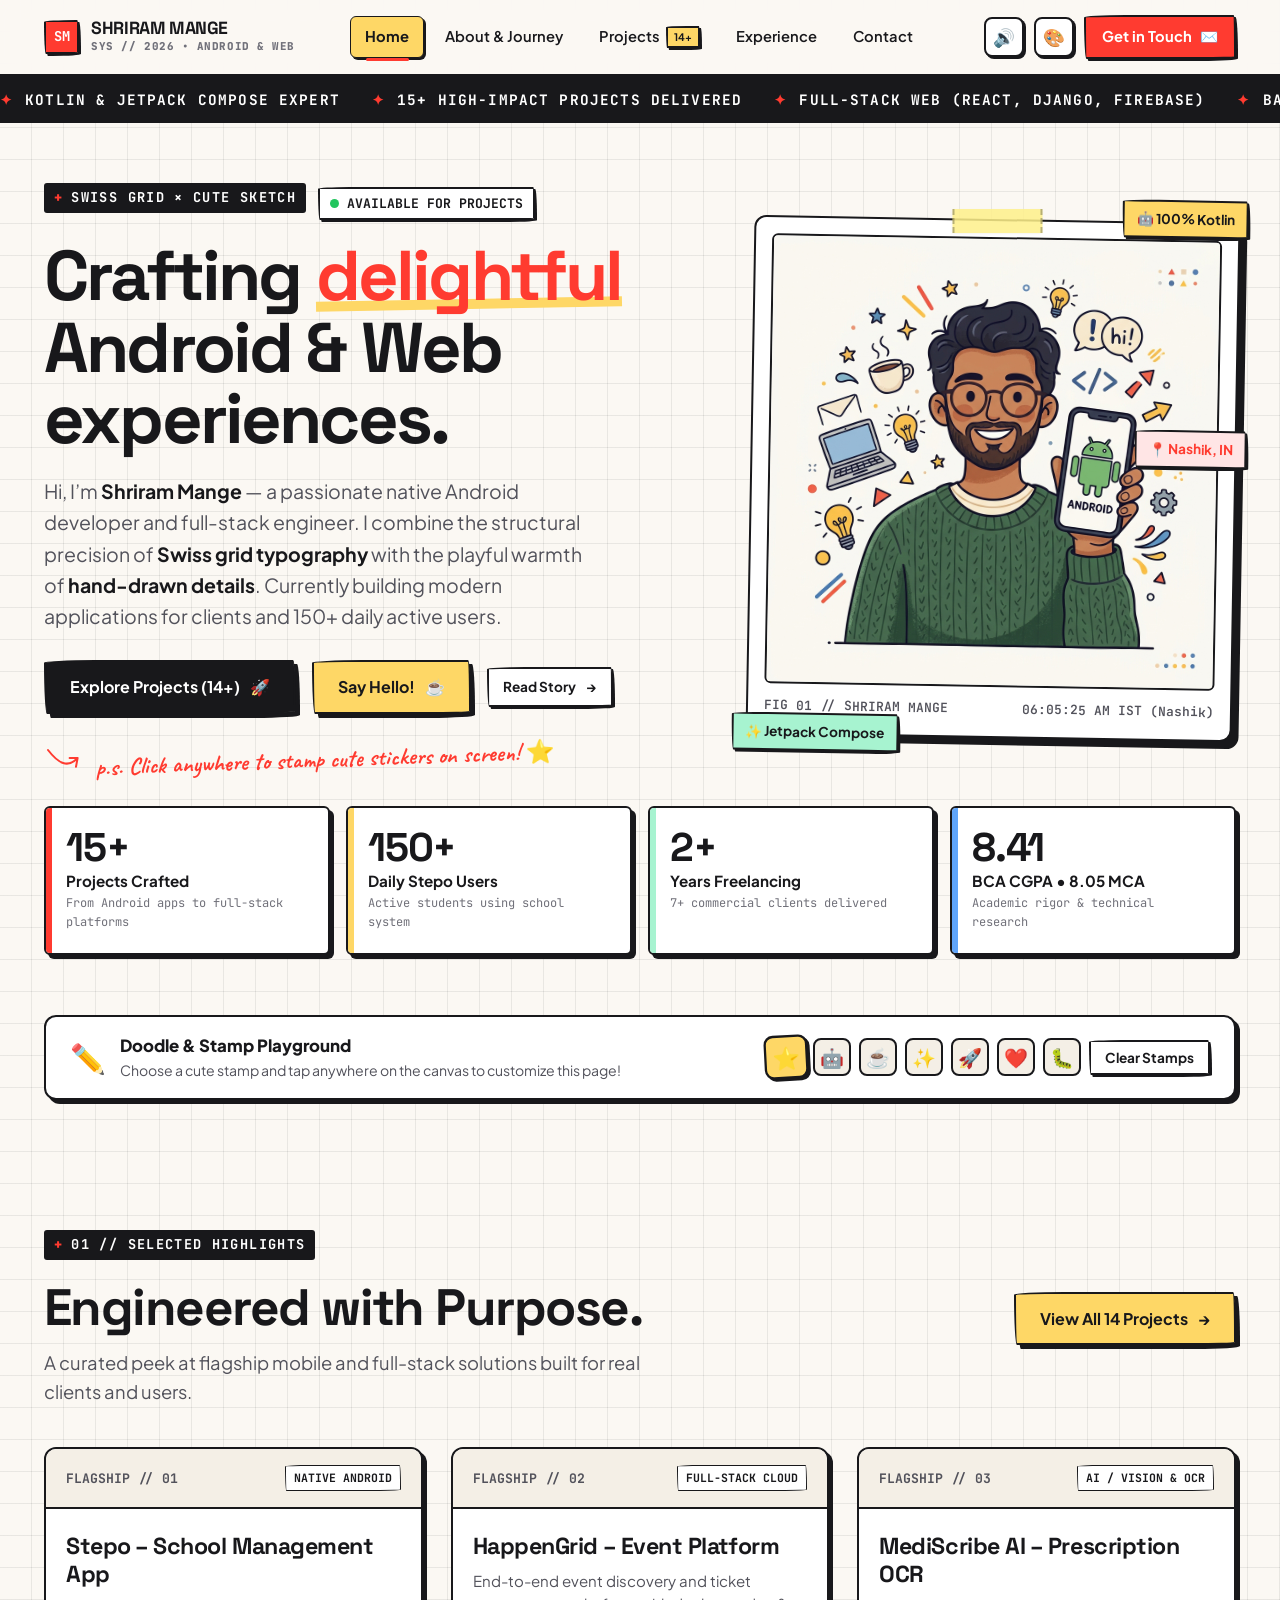
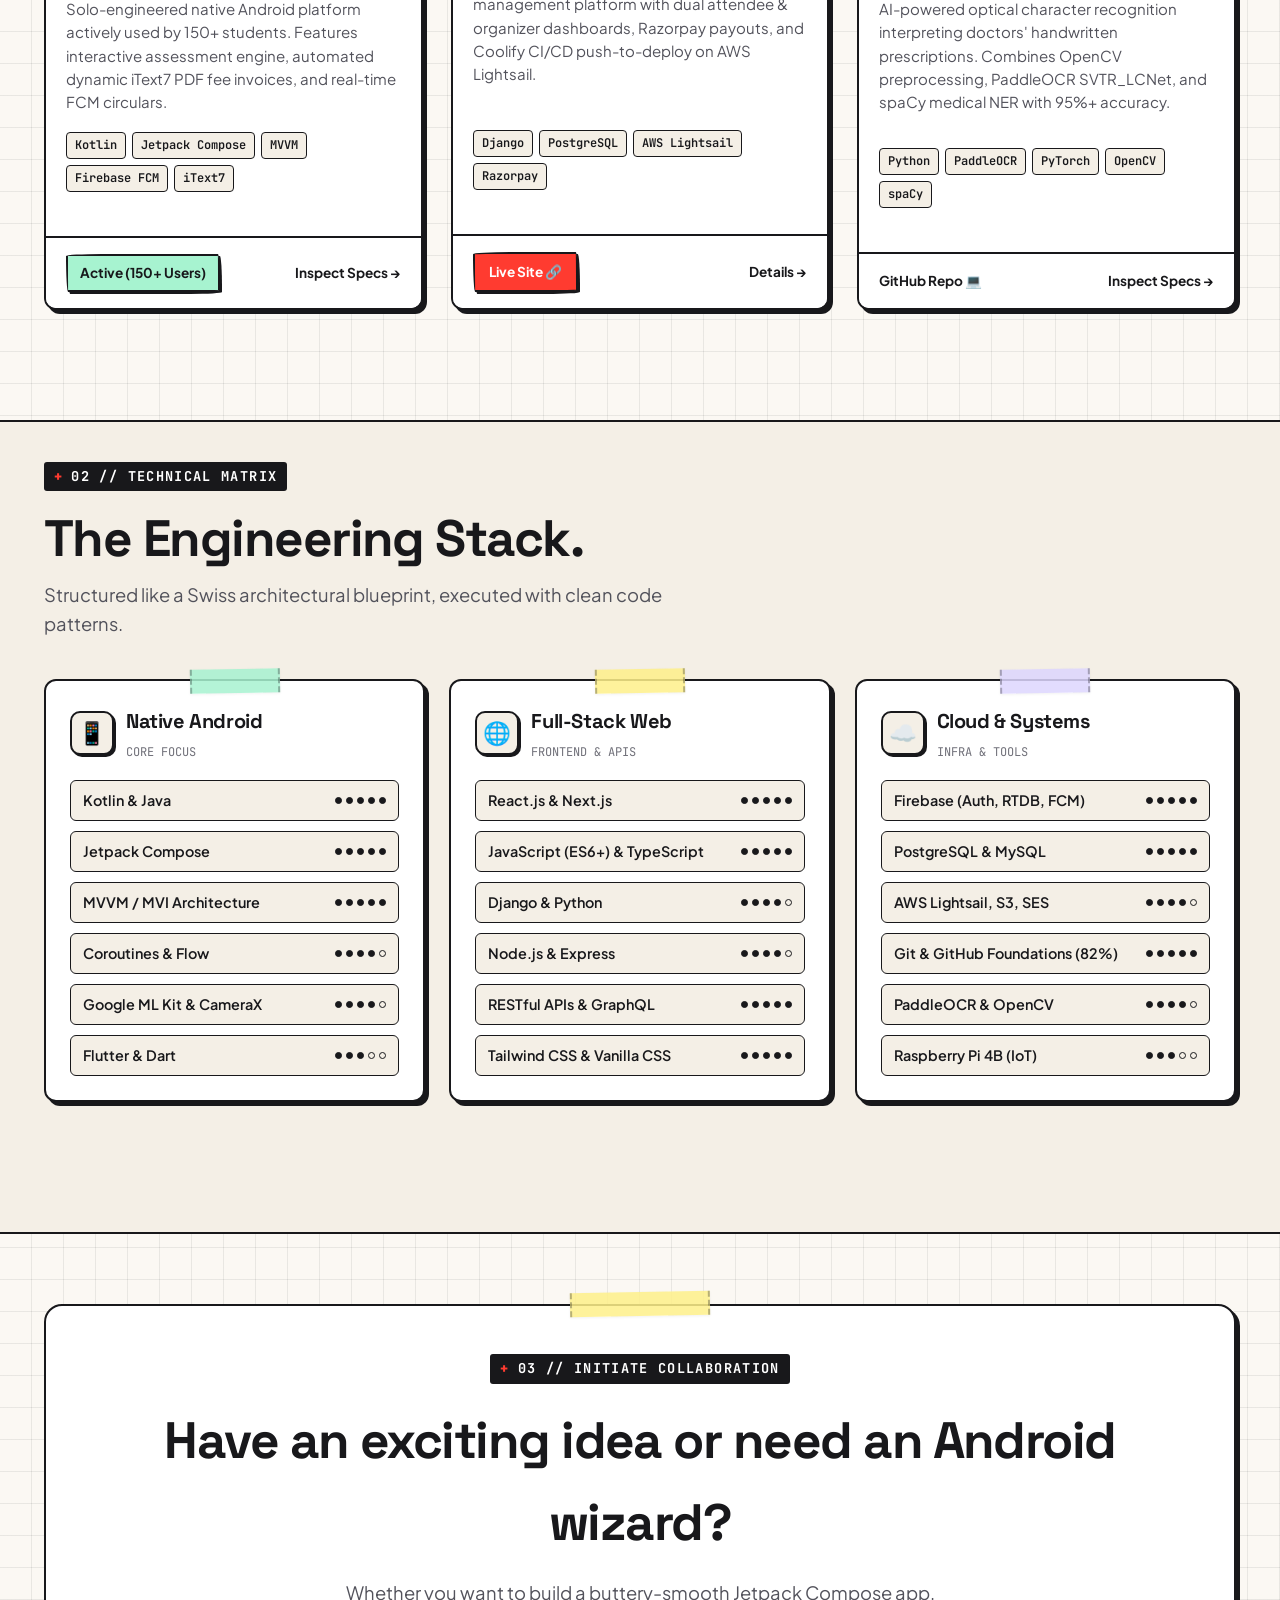
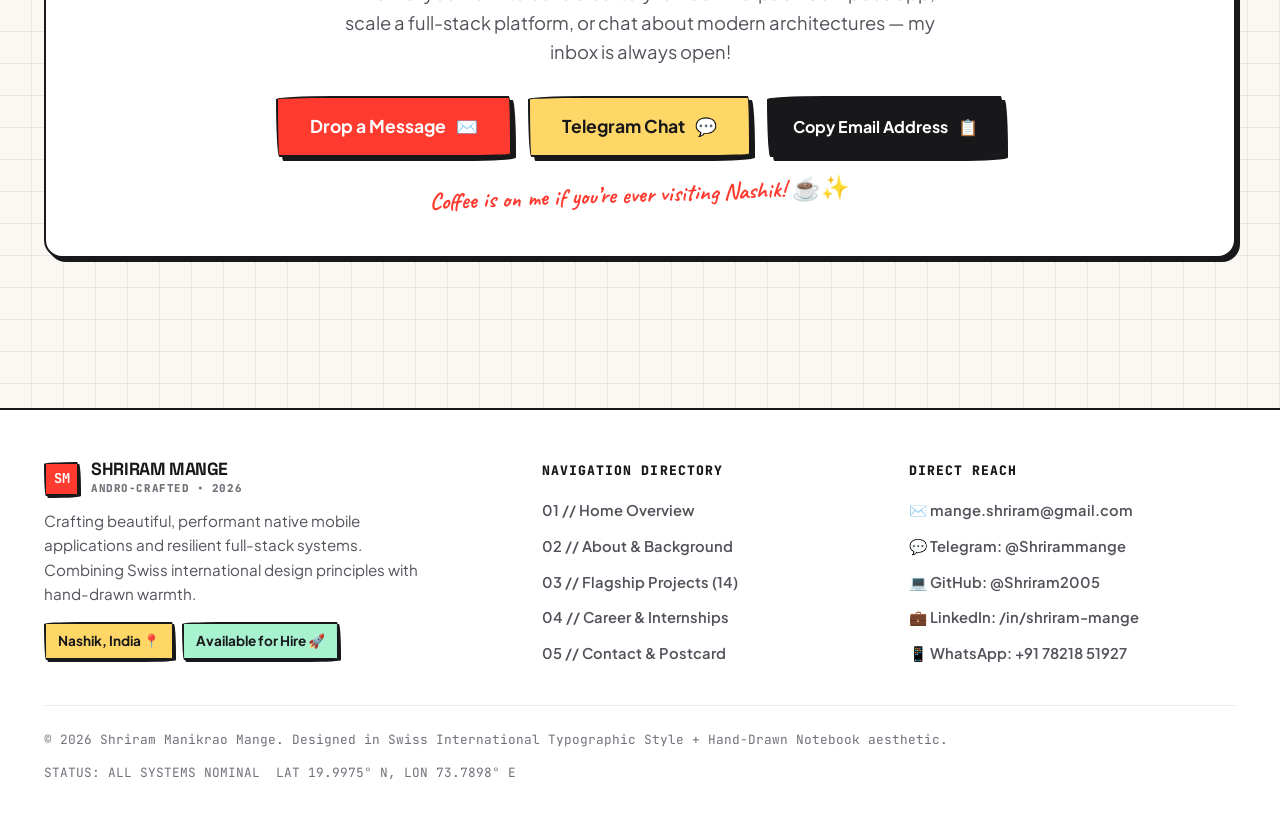
<file: index.html>
<!DOCTYPE html>
<html lang="en">
<head>
  <meta charset="UTF-8">
  <meta name="viewport" content="width=device-width, initial-scale=1.0">
  <title>Shriram Mange — Android & Full-Stack Engineer | Swiss × Cute Portfolio</title>
  <meta name="description" content="Portfolio of Shriram Mange — Passionate Android Developer & Full-Stack Web Engineer specializing in Kotlin, Jetpack Compose, React, and scalable cloud solutions.">
  <link rel="stylesheet" href="css/main.css">
  <link rel="icon" href="data:image/svg+xml,<svg xmlns=%22http://www.w3.org/2000/svg%22 viewBox=%220%22%3E<text y=%2226%22 font-size=%2224%22>🤖</text></svg>">
</head>
<body>

  <!-- Site Navigation -->
  <header class="site-header">
    <div class="container">
      <div class="nav-inner">
        <a href="index.html" class="brand-logo" id="home-logo">
          <span class="logo-badge">SM</span>
          <div class="brand-name">
            <span class="title">SHRIRAM MANGE</span>
            <span class="sub">SYS // 2026 • ANDROID & WEB</span>
          </div>
        </a>

        <!-- Desktop Navigation Links -->
        <ul class="nav-links">
          <li><a href="index.html" class="nav-link active" id="nav-home">Home</a></li>
          <li><a href="about.html" class="nav-link" id="nav-about">About & Journey</a></li>
          <li><a href="projects.html" class="nav-link" id="nav-projects">Projects <span class="sticker yellow" style="font-size: 0.65rem; padding: 1px 6px;">14+</span></a></li>
          <li><a href="experience.html" class="nav-link" id="nav-experience">Experience</a></li>
          <li><a href="contact.html" class="nav-link" id="nav-contact">Contact</a></li>
        </ul>

        <!-- Action Controls -->
        <div class="nav-actions">
          <button type="button" class="btn-icon" id="sound-toggle-btn" title="Toggle cute sound effects">🔊</button>
          <button type="button" class="btn-icon" id="theme-toggle-btn" title="Cycle design themes">
            <span id="theme-icon">🎨</span>
          </button>
          <a href="contact.html" class="btn-hire" id="nav-hire-btn">
            <span>Get in Touch</span> ✉️
          </a>
          <button type="button" class="mobile-toggle" aria-label="Toggle navigation menu">
            <svg width="24" height="24" viewBox="0 0 24 24" fill="none" stroke="currentColor" stroke-width="2.5">
              <line x1="3" y1="6" x2="21" y2="6"></line>
              <line x1="3" y1="12" x2="21" y2="12"></line>
              <line x1="3" y1="18" x2="21" y2="18"></line>
            </svg>
          </button>
        </div>
      </div>
    </div>
  </header>

  <!-- Swiss Running Ticker -->
  <div class="ticker-band">
    <div class="ticker-inner">
      <div class="ticker-item"><span class="ticker-bullet">✦</span> KOTLIN & JETPACK COMPOSE EXPERT</div>
      <div class="ticker-item"><span class="ticker-bullet">✦</span> 15+ HIGH-IMPACT PROJECTS DELIVERED</div>
      <div class="ticker-item"><span class="ticker-bullet">✦</span> FULL-STACK WEB (REACT, DJANGO, FIREBASE)</div>
      <div class="ticker-item"><span class="ticker-bullet">✦</span> BASED IN NASHIK, MAHARASHTRA, INDIA</div>
      <div class="ticker-item"><span class="ticker-bullet">✦</span> AVAILABLE FOR FREELANCE & PRODUCT TEAMS</div>
      <!-- Repeat for seamless loop -->
      <div class="ticker-item"><span class="ticker-bullet">✦</span> KOTLIN & JETPACK COMPOSE EXPERT</div>
      <div class="ticker-item"><span class="ticker-bullet">✦</span> 15+ HIGH-IMPACT PROJECTS DELIVERED</div>
      <div class="ticker-item"><span class="ticker-bullet">✦</span> FULL-STACK WEB (REACT, DJANGO, FIREBASE)</div>
      <div class="ticker-item"><span class="ticker-bullet">✦</span> BASED IN NASHIK, MAHARASHTRA, INDIA</div>
      <div class="ticker-item"><span class="ticker-bullet">✦</span> AVAILABLE FOR FREELANCE & PRODUCT TEAMS</div>
    </div>
  </div>

  <main>
    <!-- HERO SECTION -->
    <section class="hero-section">
      <div class="container">
        <div class="hero-grid">
          
          <!-- Left Column: Typography & Intent -->
          <div class="hero-content">
            <div class="hero-meta">
              <span class="swiss-tagline"><span class="swiss-cross">+</span> SWISS GRID × CUTE SKETCH</span>
              <div class="status-live">
                <span class="live-pulse"></span>
                <span>AVAILABLE FOR PROJECTS</span>
              </div>
            </div>

            <h1 class="hero-title">
              Crafting <span class="highlight-text">delightful</span> Android & Web experiences.
            </h1>

            <p class="hero-lead">
              Hi, I’m <strong>Shriram Mange</strong> — a passionate native Android developer and full-stack engineer. I combine the structural precision of <strong>Swiss grid typography</strong> with the playful warmth of <strong>hand-drawn details</strong>. Currently building modern applications for clients and 150+ daily active users.
            </p>

            <div class="hero-cta-group">
              <a href="projects.html" class="btn btn-primary" id="hero-explore-btn">
                <span>Explore Projects (14+)</span> 🚀
              </a>
              <a href="contact.html" class="btn btn-accent" id="hero-contact-btn">
                <span>Say Hello!</span> ☕
              </a>
              <a href="about.html" class="btn btn-sm" id="hero-about-link">
                <span>Read Story</span> →
              </a>
            </div>

            <!-- Hand-drawn annotation note -->
            <div style="display: flex; align-items: center; gap: 12px; margin-top: 10px;">
              <svg width="40" height="28" viewBox="0 0 50 35" fill="none" stroke="var(--swiss-red)" stroke-width="2.5" stroke-linecap="round">
                <path d="M5,5 C18,22 30,28 42,15 M42,15 L32,15 M42,15 L40,26" />
              </svg>
              <span class="hand-note">p.s. Click anywhere to stamp cute stickers on screen! ⭐️</span>
            </div>
          </div>

          <!-- Right Column: Visual Avatar Card with Doodled Stickers -->
          <div class="hero-visual">
            <div class="hero-visual-card" title="Click me for a surprise wiggle!">
              <div class="washi-tape"></div>

              <!-- Floating stickers -->
              <div class="sticker yellow floating-sticker sticker-pos-1">
                <span>🤖 100% Kotlin</span>
              </div>
              <div class="sticker mint floating-sticker sticker-pos-2">
                <span>✨ Jetpack Compose</span>
              </div>
              <div class="sticker red floating-sticker sticker-pos-3">
                <span>📍 Nashik, IN</span>
              </div>

              <div class="avatar-wrapper">
                <img src="assets/avatar.jpg" alt="Shriram Mange hand-drawn illustrated avatar with Android phone and coffee" width="500" height="500">
              </div>

              <div class="avatar-caption">
                <span>FIG 01 // SHRIRAM MANGE</span>
                <span id="nashik-clock">11:30 PM IST (Nashik)</span>
              </div>
            </div>
          </div>

        </div>

        <!-- SWISS METRIC STATS -->
        <div class="stats-grid">
          <div class="stat-box">
            <div class="stat-num">15+</div>
            <div class="stat-label">Projects Crafted</div>
            <div class="stat-sub">From Android apps to full-stack platforms</div>
          </div>

          <div class="stat-box">
            <div class="stat-num">150+</div>
            <div class="stat-label">Daily Stepo Users</div>
            <div class="stat-sub">Active students using school system</div>
          </div>

          <div class="stat-box">
            <div class="stat-num">2+</div>
            <div class="stat-label">Years Freelancing</div>
            <div class="stat-sub">7+ commercial clients delivered</div>
          </div>

          <div class="stat-box">
            <div class="stat-num">8.41</div>
            <div class="stat-label">BCA CGPA • 8.05 MCA</div>
            <div class="stat-sub">Academic rigor & technical research</div>
          </div>
        </div>

        <!-- INTERACTIVE DOODLE / STAMP TOOLBAR -->
        <div class="playground-banner">
          <div class="playground-info">
            <span class="playground-icon">✏️</span>
            <div>
              <div class="playground-title">Doodle & Stamp Playground</div>
              <div class="playground-desc">Choose a cute stamp and tap anywhere on the canvas to customize this page!</div>
            </div>
          </div>

          <div class="stamp-selector">
            <button type="button" class="stamp-btn selected" data-stamp="⭐️" title="Star Stamp">⭐️</button>
            <button type="button" class="stamp-btn" data-stamp="🤖" title="Android Bot">🤖</button>
            <button type="button" class="stamp-btn" data-stamp="☕" title="Coffee Cup">☕</button>
            <button type="button" class="stamp-btn" data-stamp="✨" title="Sparkles">✨</button>
            <button type="button" class="stamp-btn" data-stamp="🚀" title="Rocket">🚀</button>
            <button type="button" class="stamp-btn" data-stamp="❤️" title="Heart">❤️</button>
            <button type="button" class="stamp-btn" data-stamp="🐛" title="Bug Slayer">🐛</button>
            <button type="button" class="btn btn-sm" id="clear-stamps-btn">Clear Stamps</button>
          </div>
        </div>

      </div>
    </section>

    <!-- SELECTED FEATURED WORKS -->
    <section style="padding: 40px 0 60px;">
      <div class="container">
        <div class="section-header">
          <div style="display: flex; align-items: center; justify-content: space-between; flex-wrap: wrap; gap: 16px;">
            <div>
              <span class="swiss-tagline"><span class="swiss-cross">+</span> 01 // SELECTED HIGHLIGHTS</span>
              <h2 class="section-title">Engineered with Purpose.</h2>
              <p class="section-subtitle">A curated peek at flagship mobile and full-stack solutions built for real clients and users.</p>
            </div>
            <a href="projects.html" class="btn btn-accent">
              <span>View All 14 Projects</span> →
            </a>
          </div>
        </div>

        <!-- Featured 3 Grid -->
        <div class="projects-grid">

          <!-- Project 1: Stepo -->
          <article class="project-card">
            <div class="project-card-top">
              <span class="project-index">FLAGSHIP // 01</span>
              <span class="project-type-badge">Native Android</span>
            </div>
            <div class="project-body">
              <h3 class="project-title">Stepo – School Management App</h3>
              <p class="project-desc">
                Solo-engineered native Android platform actively used by 150+ students. Features interactive assessment engine, automated dynamic iText7 PDF fee invoices, and real-time FCM circulars.
              </p>
              <div class="tech-tags">
                <span class="tech-tag">Kotlin</span>
                <span class="tech-tag">Jetpack Compose</span>
                <span class="tech-tag">MVVM</span>
                <span class="tech-tag">Firebase FCM</span>
                <span class="tech-tag">iText7</span>
              </div>
            </div>
            <div class="project-footer">
              <span class="sticker mint">Active (150+ Users)</span>
              <a href="projects.html" class="project-link-btn">Inspect Specs →</a>
            </div>
          </article>

          <!-- Project 2: HappenGrid -->
          <article class="project-card">
            <div class="project-card-top">
              <span class="project-index">FLAGSHIP // 02</span>
              <span class="project-type-badge">Full-Stack Cloud</span>
            </div>
            <div class="project-body">
              <h3 class="project-title">HappenGrid – Event Platform</h3>
              <p class="project-desc">
                End-to-end event discovery and ticket management platform with dual attendee & organizer dashboards, Razorpay payouts, and Coolify CI/CD push-to-deploy on AWS Lightsail.
              </p>
              <div class="tech-tags">
                <span class="tech-tag">Django</span>
                <span class="tech-tag">PostgreSQL</span>
                <span class="tech-tag">AWS Lightsail</span>
                <span class="tech-tag">Razorpay</span>
              </div>
            </div>
            <div class="project-footer">
              <a href="https://happengrid.com" target="_blank" rel="noopener noreferrer" class="btn btn-sm btn-red">Live Site 🔗</a>
              <a href="projects.html" class="project-link-btn">Details →</a>
            </div>
          </article>

          <!-- Project 3: MediScribe AI -->
          <article class="project-card">
            <div class="project-card-top">
              <span class="project-index">FLAGSHIP // 03</span>
              <span class="project-type-badge">AI / Vision & OCR</span>
            </div>
            <div class="project-body">
              <h3 class="project-title">MediScribe AI – Prescription OCR</h3>
              <p class="project-desc">
                AI-powered optical character recognition interpreting doctors' handwritten prescriptions. Combines OpenCV preprocessing, PaddleOCR SVTR_LCNet, and spaCy medical NER with 95%+ accuracy.
              </p>
              <div class="tech-tags">
                <span class="tech-tag">Python</span>
                <span class="tech-tag">PaddleOCR</span>
                <span class="tech-tag">PyTorch</span>
                <span class="tech-tag">OpenCV</span>
                <span class="tech-tag">spaCy</span>
              </div>
            </div>
            <div class="project-footer">
              <a href="https://github.com/Shriram2005/MediScribe-OCR" target="_blank" rel="noopener noreferrer" class="project-link-btn">GitHub Repo 💻</a>
              <a href="projects.html" class="project-link-btn">Inspect Specs →</a>
            </div>
          </article>

        </div>
      </div>
    </section>

    <!-- CORE DOMAIN COMPETENCIES -->
    <section style="padding: 40px 0 70px; background-color: var(--bg-card-alt); border-top: 2px solid var(--border-color); border-bottom: 2px solid var(--border-color);">
      <div class="container">
        <div class="section-header">
          <span class="swiss-tagline"><span class="swiss-cross">+</span> 02 // TECHNICAL MATRIX</span>
          <h2 class="section-title">The Engineering Stack.</h2>
          <p class="section-subtitle">Structured like a Swiss architectural blueprint, executed with clean code patterns.</p>
        </div>

        <div class="skills-grid">
          
          <!-- Box 1: Android & Mobile -->
          <div class="skill-category-card">
            <div class="washi-tape" style="background: rgba(167, 243, 208, 0.85);"></div>
            <div class="skill-cat-header">
              <div class="skill-icon-wrap">📱</div>
              <div>
                <h3 class="skill-cat-title">Native Android</h3>
                <span style="font-family: var(--font-mono); font-size: 0.75rem; color: var(--ink-light);">CORE FOCUS</span>
              </div>
            </div>
            <div class="skill-list">
              <div class="skill-pill-item">
                <span>Kotlin & Java</span>
                <div class="skill-level-dots"><span class="level-dot"></span><span class="level-dot"></span><span class="level-dot"></span><span class="level-dot"></span><span class="level-dot"></span></div>
              </div>
              <div class="skill-pill-item">
                <span>Jetpack Compose</span>
                <div class="skill-level-dots"><span class="level-dot"></span><span class="level-dot"></span><span class="level-dot"></span><span class="level-dot"></span><span class="level-dot"></span></div>
              </div>
              <div class="skill-pill-item">
                <span>MVVM / MVI Architecture</span>
                <div class="skill-level-dots"><span class="level-dot"></span><span class="level-dot"></span><span class="level-dot"></span><span class="level-dot"></span><span class="level-dot"></span></div>
              </div>
              <div class="skill-pill-item">
                <span>Coroutines & Flow</span>
                <div class="skill-level-dots"><span class="level-dot"></span><span class="level-dot"></span><span class="level-dot"></span><span class="level-dot"></span><span class="level-dot empty"></span></div>
              </div>
              <div class="skill-pill-item">
                <span>Google ML Kit & CameraX</span>
                <div class="skill-level-dots"><span class="level-dot"></span><span class="level-dot"></span><span class="level-dot"></span><span class="level-dot"></span><span class="level-dot empty"></span></div>
              </div>
              <div class="skill-pill-item">
                <span>Flutter & Dart</span>
                <div class="skill-level-dots"><span class="level-dot"></span><span class="level-dot"></span><span class="level-dot"></span><span class="level-dot empty"></span><span class="level-dot empty"></span></div>
              </div>
            </div>
          </div>

          <!-- Box 2: Full-Stack Web -->
          <div class="skill-category-card">
            <div class="washi-tape" style="background: rgba(254, 240, 138, 0.85);"></div>
            <div class="skill-cat-header">
              <div class="skill-icon-wrap">🌐</div>
              <div>
                <h3 class="skill-cat-title">Full-Stack Web</h3>
                <span style="font-family: var(--font-mono); font-size: 0.75rem; color: var(--ink-light);">FRONTEND & APIS</span>
              </div>
            </div>
            <div class="skill-list">
              <div class="skill-pill-item">
                <span>React.js & Next.js</span>
                <div class="skill-level-dots"><span class="level-dot"></span><span class="level-dot"></span><span class="level-dot"></span><span class="level-dot"></span><span class="level-dot"></span></div>
              </div>
              <div class="skill-pill-item">
                <span>JavaScript (ES6+) & TypeScript</span>
                <div class="skill-level-dots"><span class="level-dot"></span><span class="level-dot"></span><span class="level-dot"></span><span class="level-dot"></span><span class="level-dot"></span></div>
              </div>
              <div class="skill-pill-item">
                <span>Django & Python</span>
                <div class="skill-level-dots"><span class="level-dot"></span><span class="level-dot"></span><span class="level-dot"></span><span class="level-dot"></span><span class="level-dot empty"></span></div>
              </div>
              <div class="skill-pill-item">
                <span>Node.js & Express</span>
                <div class="skill-level-dots"><span class="level-dot"></span><span class="level-dot"></span><span class="level-dot"></span><span class="level-dot"></span><span class="level-dot empty"></span></div>
              </div>
              <div class="skill-pill-item">
                <span>RESTful APIs & GraphQL</span>
                <div class="skill-level-dots"><span class="level-dot"></span><span class="level-dot"></span><span class="level-dot"></span><span class="level-dot"></span><span class="level-dot"></span></div>
              </div>
              <div class="skill-pill-item">
                <span>Tailwind CSS & Vanilla CSS</span>
                <div class="skill-level-dots"><span class="level-dot"></span><span class="level-dot"></span><span class="level-dot"></span><span class="level-dot"></span><span class="level-dot"></span></div>
              </div>
            </div>
          </div>

          <!-- Box 3: Cloud & Specialized -->
          <div class="skill-category-card">
            <div class="washi-tape" style="background: rgba(221, 214, 254, 0.85);"></div>
            <div class="skill-cat-header">
              <div class="skill-icon-wrap">☁️</div>
              <div>
                <h3 class="skill-cat-title">Cloud & Systems</h3>
                <span style="font-family: var(--font-mono); font-size: 0.75rem; color: var(--ink-light);">INFRA & TOOLS</span>
              </div>
            </div>
            <div class="skill-list">
              <div class="skill-pill-item">
                <span>Firebase (Auth, RTDB, FCM)</span>
                <div class="skill-level-dots"><span class="level-dot"></span><span class="level-dot"></span><span class="level-dot"></span><span class="level-dot"></span><span class="level-dot"></span></div>
              </div>
              <div class="skill-pill-item">
                <span>PostgreSQL & MySQL</span>
                <div class="skill-level-dots"><span class="level-dot"></span><span class="level-dot"></span><span class="level-dot"></span><span class="level-dot"></span><span class="level-dot"></span></div>
              </div>
              <div class="skill-pill-item">
                <span>AWS Lightsail, S3, SES</span>
                <div class="skill-level-dots"><span class="level-dot"></span><span class="level-dot"></span><span class="level-dot"></span><span class="level-dot"></span><span class="level-dot empty"></span></div>
              </div>
              <div class="skill-pill-item">
                <span>Git & GitHub Foundations (82%)</span>
                <div class="skill-level-dots"><span class="level-dot"></span><span class="level-dot"></span><span class="level-dot"></span><span class="level-dot"></span><span class="level-dot"></span></div>
              </div>
              <div class="skill-pill-item">
                <span>PaddleOCR & OpenCV</span>
                <div class="skill-level-dots"><span class="level-dot"></span><span class="level-dot"></span><span class="level-dot"></span><span class="level-dot"></span><span class="level-dot empty"></span></div>
              </div>
              <div class="skill-pill-item">
                <span>Raspberry Pi 4B (IoT)</span>
                <div class="skill-level-dots"><span class="level-dot"></span><span class="level-dot"></span><span class="level-dot"></span><span class="level-dot empty"></span><span class="level-dot empty"></span></div>
              </div>
            </div>
          </div>

        </div>
      </div>
    </section>

    <!-- CALL TO ACTION BANNER -->
    <section style="padding: 70px 0;">
      <div class="container">
        <div class="swiss-card" style="background: var(--bg-card); padding: 48px 36px; text-align: center; border-radius: var(--radius-lg); position: relative;">
          <div class="washi-tape" style="top: -14px; width: 140px;"></div>
          
          <span class="swiss-tagline" style="margin-bottom: 16px;"><span class="swiss-cross">+</span> 03 // INITIATE COLLABORATION</span>
          <h2 style="font-family: var(--font-display); font-size: clamp(2rem, 4.5vw, 3.2rem); font-weight: 800; letter-spacing: -0.03em; margin-bottom: 14px;">
            Have an exciting idea or need an Android wizard?
          </h2>
          <p style="font-size: 1.15rem; color: var(--ink-muted); max-width: 620px; margin: 0 auto 30px;">
            Whether you want to build a buttery-smooth Jetpack Compose app, scale a full-stack platform, or chat about modern architectures — my inbox is always open!
          </p>

          <div style="display: flex; justify-content: center; gap: 16px; flex-wrap: wrap;">
            <a href="contact.html" class="btn btn-red" style="font-size: 1.1rem; padding: 14px 32px;">
              <span>Drop a Message</span> ✉️
            </a>
            <a href="https://t.me/Shrirammange" target="_blank" rel="noopener noreferrer" class="btn btn-accent" style="font-size: 1.1rem; padding: 14px 32px;">
              <span>Telegram Chat</span> 💬
            </a>
            <button type="button" class="btn btn-primary" onclick="copyTextToClipboard('mange.shriram@gmail.com', this)">
              <span>Copy Email Address</span> 📋
            </button>
          </div>

          <div style="margin-top: 24px;">
            <span class="hand-note">Coffee is on me if you’re ever visiting Nashik! ☕✨</span>
          </div>
        </div>
      </div>
    </section>
  </main>

  <!-- COLOPHON / FOOTER -->
  <footer class="site-footer">
    <div class="container">
      <div class="footer-grid">
        
        <div class="footer-brand">
          <a href="index.html" class="brand-logo" style="margin-bottom: 12px; display: inline-flex;">
            <span class="logo-badge">SM</span>
            <div class="brand-name">
              <span class="title">SHRIRAM MANGE</span>
              <span class="sub">ANDRO-CRAFTED • 2026</span>
            </div>
          </a>
          <p>
            Crafting beautiful, performant native mobile applications and resilient full-stack systems. Combining Swiss international design principles with hand-drawn warmth.
          </p>
          <div style="margin-top: 16px; display: flex; gap: 8px; flex-wrap: wrap;">
            <span class="sticker yellow">Nashik, India 📍</span>
            <span class="sticker mint">Available for Hire 🚀</span>
          </div>
        </div>

        <div>
          <h4 class="footer-col-title">Navigation Directory</h4>
          <ul class="footer-links">
            <li><a href="index.html">01 // Home Overview</a></li>
            <li><a href="about.html">02 // About & Background</a></li>
            <li><a href="projects.html">03 // Flagship Projects (14)</a></li>
            <li><a href="experience.html">04 // Career & Internships</a></li>
            <li><a href="contact.html">05 // Contact & Postcard</a></li>
          </ul>
        </div>

        <div>
          <h4 class="footer-col-title">Direct Reach</h4>
          <ul class="footer-links">
            <li><a href="mailto:mange.shriram@gmail.com">✉️ mange.shriram@gmail.com</a></li>
            <li><a href="https://t.me/Shrirammange" target="_blank" rel="noopener noreferrer">💬 Telegram: @Shrirammange</a></li>
            <li><a href="https://github.com/Shriram2005" target="_blank" rel="noopener noreferrer">💻 GitHub: @Shriram2005</a></li>
            <li><a href="https://linkedin.com/in/shriram-mange" target="_blank" rel="noopener noreferrer">💼 LinkedIn: /in/shriram-mange</a></li>
            <li><a href="https://wa.me/917821851927" target="_blank" rel="noopener noreferrer">📱 WhatsApp: +91 78218 51927</a></li>
          </ul>
        </div>

      </div>

      <div class="footer-bottom">
        <div>
          <span>© 2026 Shriram Manikrao Mange. Designed in Swiss International Typographic Style + Hand-Drawn Notebook aesthetic.</span>
        </div>
        <div style="display: flex; gap: 16px;">
          <span>STATUS: ALL SYSTEMS NOMINAL</span>
          <span>LAT 19.9975° N, LON 73.7898° E</span>
        </div>
      </div>
    </div>
  </footer>

  <!-- Scripts -->
  <script src="js/main.js"></script>
</body>
</html>
</file>
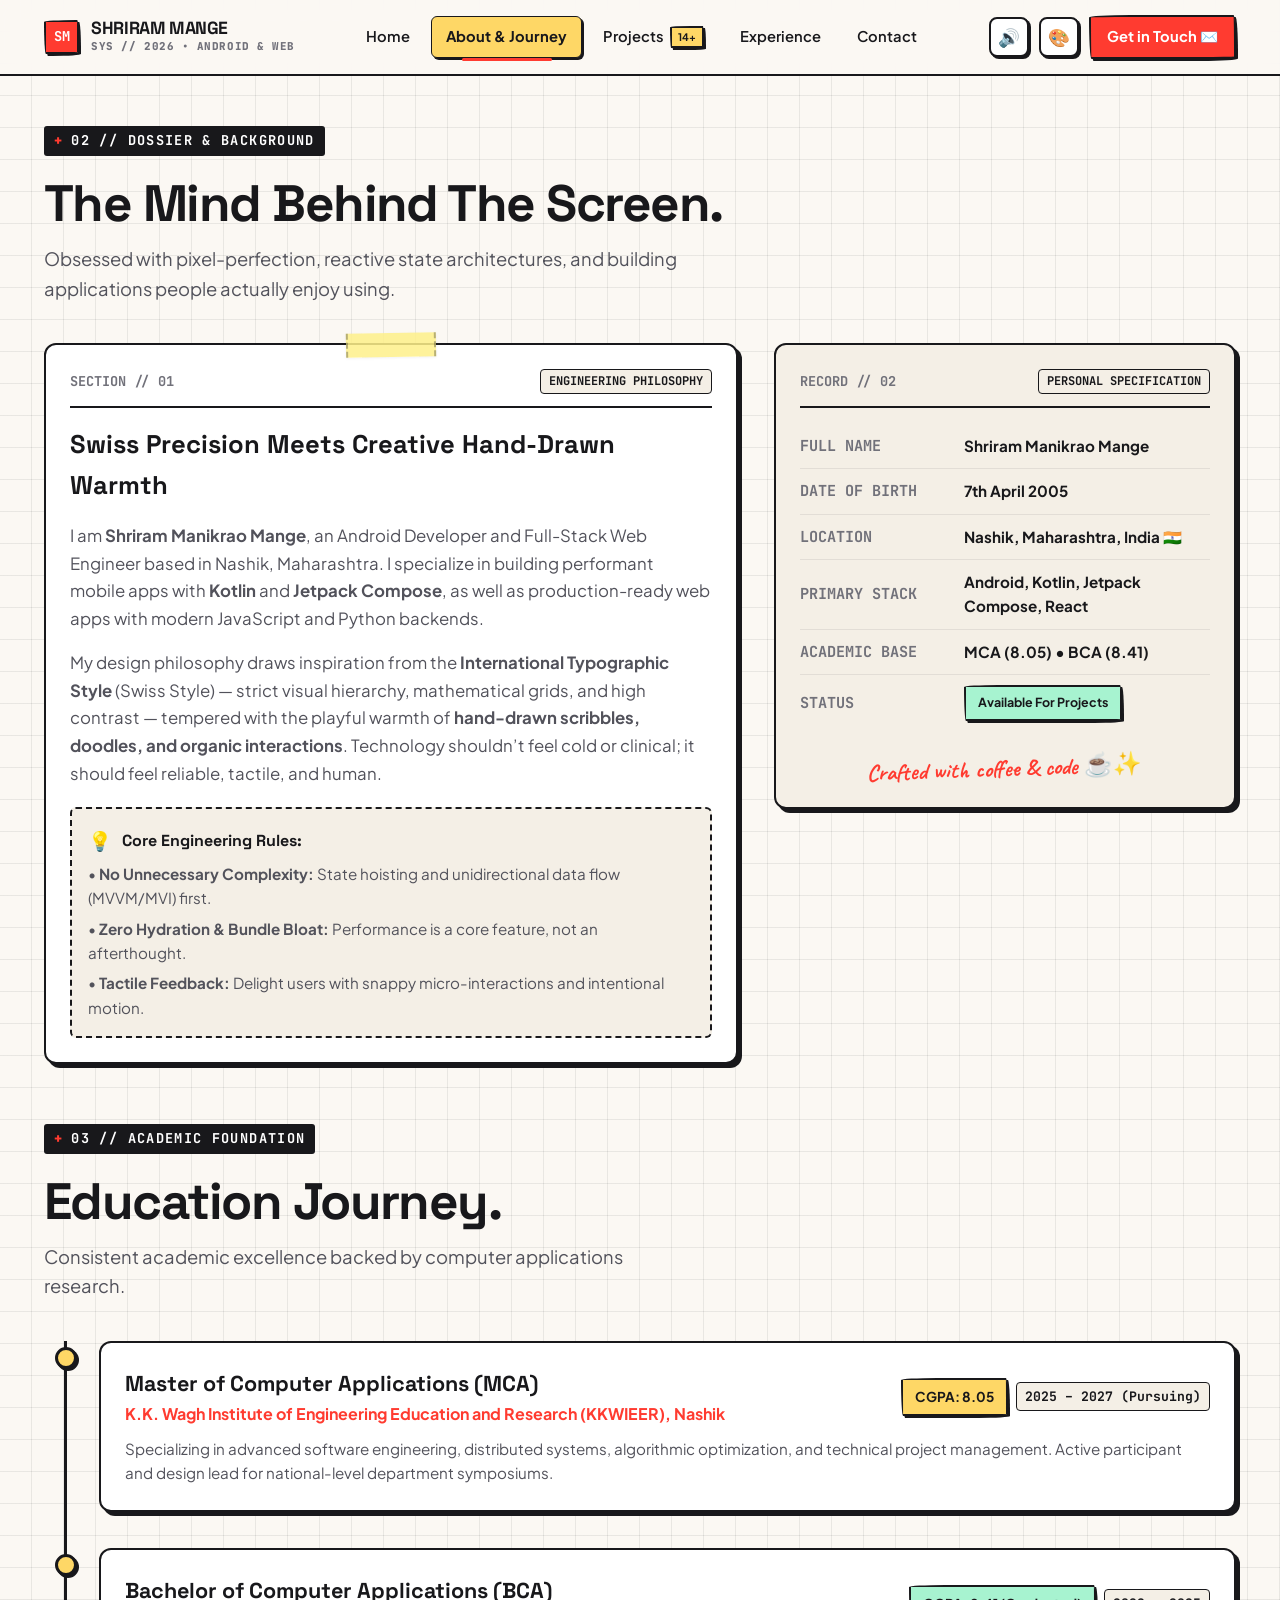
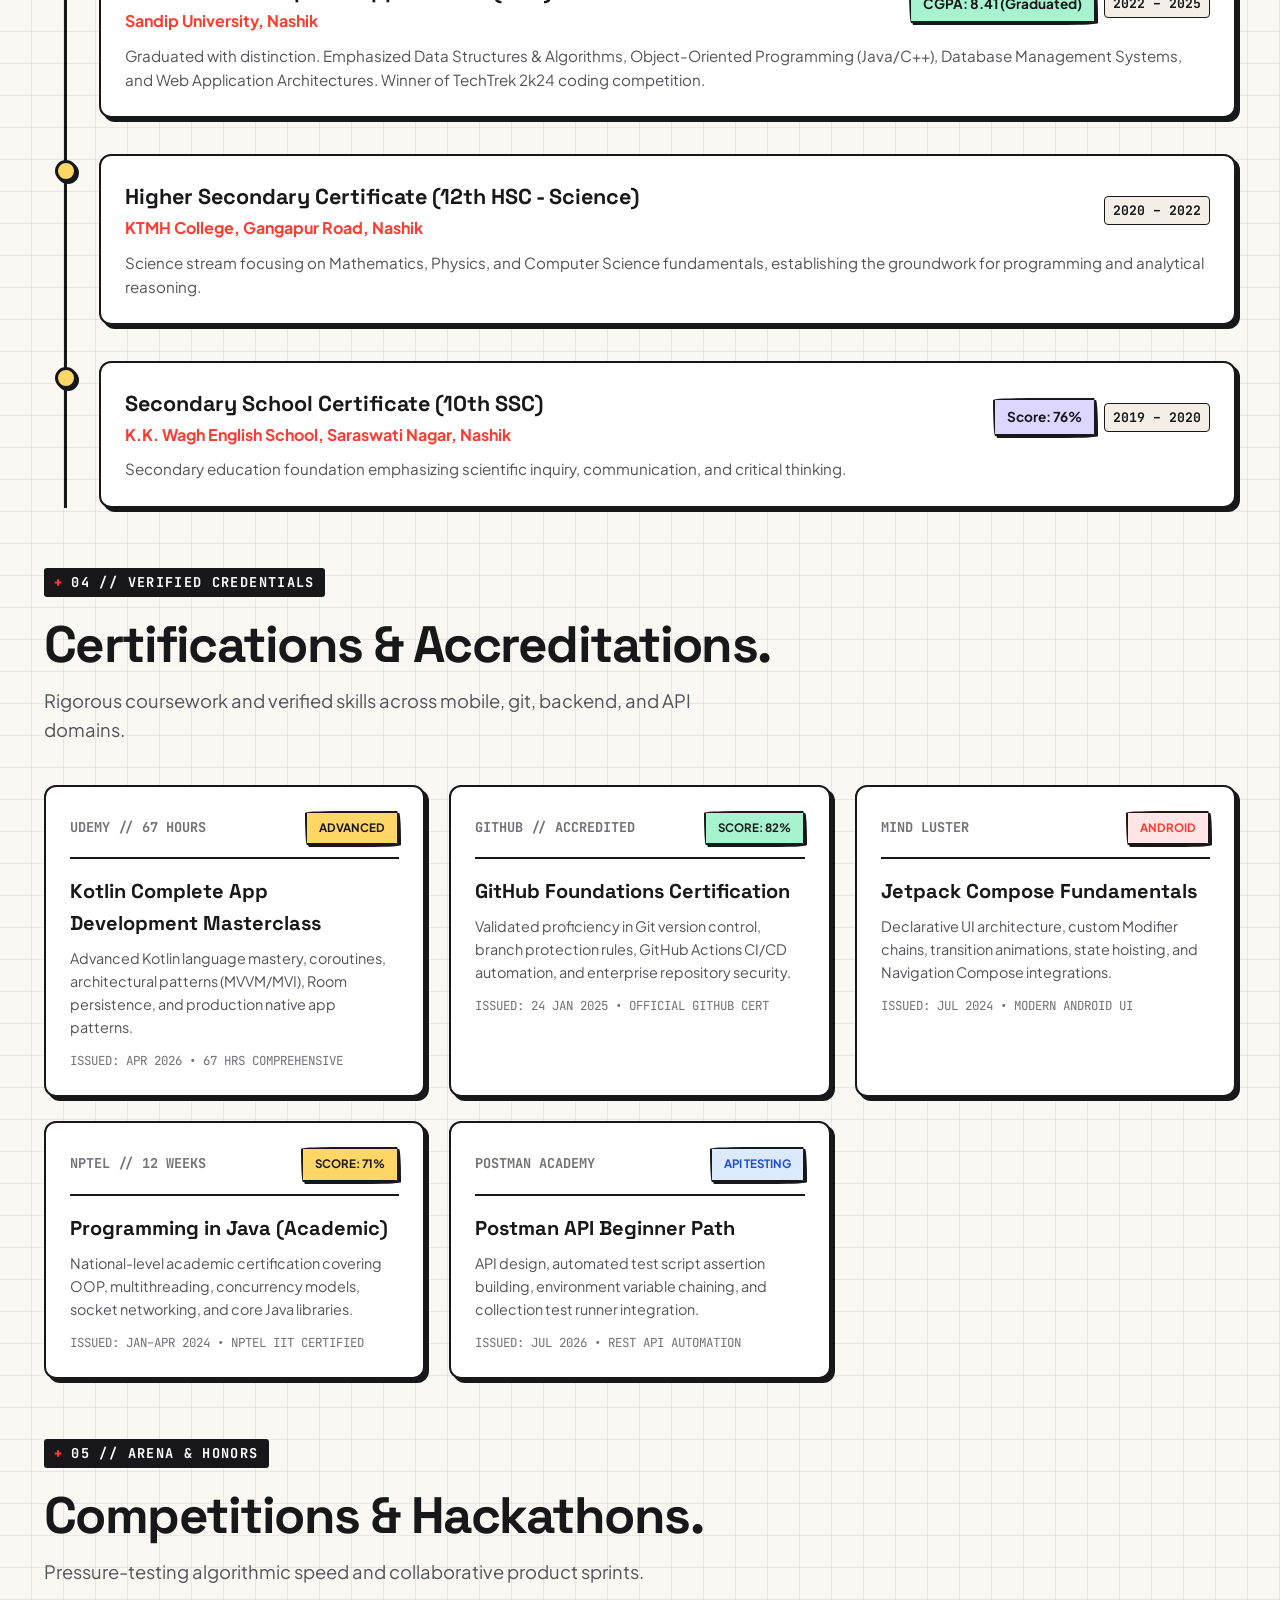
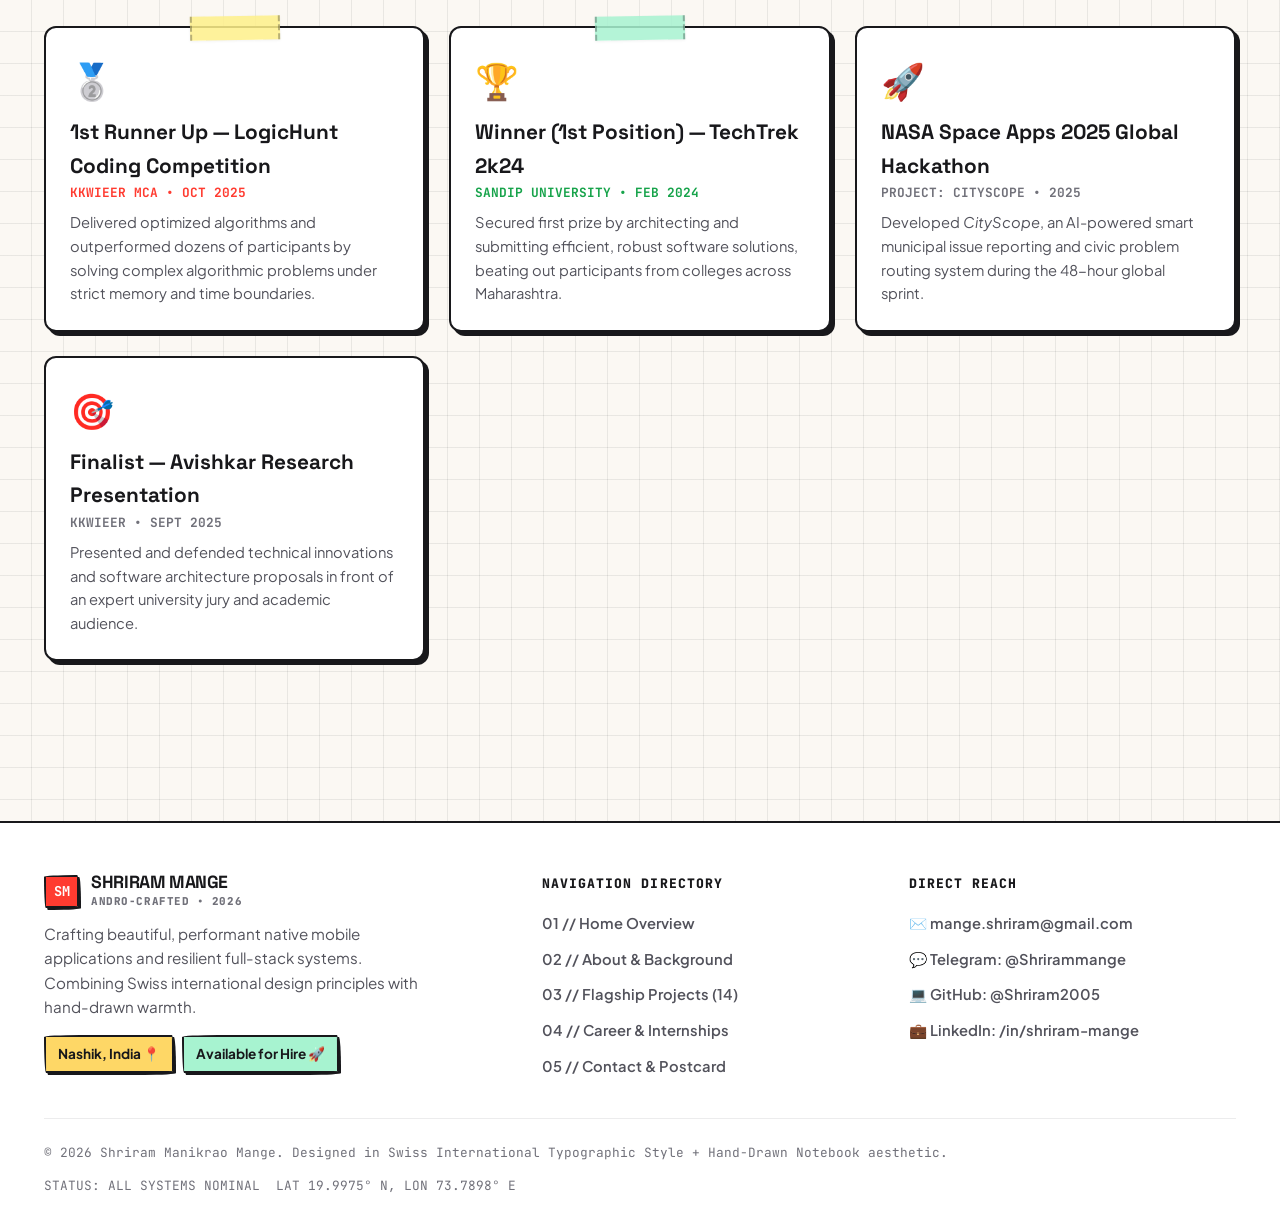
<file: about.html>
<!DOCTYPE html>
<html lang="en">
<head>
  <meta charset="UTF-8">
  <meta name="viewport" content="width=device-width, initial-scale=1.0">
  <title>About Shriram Mange — Journey, Education, Honors & Certifications</title>
  <meta name="description" content="Learn about Shriram Mange's background, education at KKWIEER and Sandip University, professional certifications, and hackathon achievements.">
  <link rel="stylesheet" href="css/main.css">
  <link rel="icon" href="data:image/svg+xml,<svg xmlns=%22http://www.w3.org/2000/svg%22 viewBox=%220%22%3E<text y=%2226%22 font-size=%2224%22>🎓</text></svg>">
</head>
<body>

  <!-- Site Navigation -->
  <header class="site-header">
    <div class="container">
      <div class="nav-inner">
        <a href="index.html" class="brand-logo" id="home-logo">
          <span class="logo-badge">SM</span>
          <div class="brand-name">
            <span class="title">SHRIRAM MANGE</span>
            <span class="sub">SYS // 2026 • ANDROID & WEB</span>
          </div>
        </a>

        <ul class="nav-links">
          <li><a href="index.html" class="nav-link">Home</a></li>
          <li><a href="about.html" class="nav-link active">About & Journey</a></li>
          <li><a href="projects.html" class="nav-link">Projects <span class="sticker yellow" style="font-size: 0.65rem; padding: 1px 6px;">14+</span></a></li>
          <li><a href="experience.html" class="nav-link">Experience</a></li>
          <li><a href="contact.html" class="nav-link">Contact</a></li>
        </ul>

        <div class="nav-actions">
          <button type="button" class="btn-icon" id="sound-toggle-btn" title="Toggle cute sound effects">🔊</button>
          <button type="button" class="btn-icon" id="theme-toggle-btn" title="Cycle design themes">
            <span id="theme-icon">🎨</span>
          </button>
          <a href="contact.html" class="btn-hire">Get in Touch ✉️</a>
          <button type="button" class="mobile-toggle" aria-label="Toggle navigation menu">
            <svg width="24" height="24" viewBox="0 0 24 24" fill="none" stroke="currentColor" stroke-width="2.5">
              <line x1="3" y1="6" x2="21" y2="6"></line>
              <line x1="3" y1="12" x2="21" y2="12"></line>
              <line x1="3" y1="18" x2="21" y2="18"></line>
            </svg>
          </button>
        </div>
      </div>
    </div>
  </header>

  <main style="padding: 50px 0 80px;">
    <div class="container">
      
      <!-- Page Title -->
      <div class="section-header">
        <span class="swiss-tagline"><span class="swiss-cross">+</span> 02 // DOSSIER & BACKGROUND</span>
        <h1 class="section-title">The Mind Behind The Screen.</h1>
        <p class="section-subtitle">
          Obsessed with pixel-perfection, reactive state architectures, and building applications people actually enjoy using.
        </p>
      </div>

      <!-- Bio / Philosophy Grid -->
      <div class="about-intro-grid">
        
        <!-- Left: Story -->
        <div class="swiss-card">
          <div class="washi-tape"></div>
          <div class="swiss-card-header">
            <span class="card-num">SECTION // 01</span>
            <span class="card-category">ENGINEERING PHILOSOPHY</span>
          </div>

          <h2 style="font-family: var(--font-display); font-size: 1.6rem; margin-bottom: 16px;">
            Swiss Precision Meets Creative Hand-Drawn Warmth
          </h2>

          <p style="font-size: 1.05rem; color: var(--ink-muted); margin-bottom: 16px; line-height: 1.65;">
            I am <strong>Shriram Manikrao Mange</strong>, an Android Developer and Full-Stack Web Engineer based in Nashik, Maharashtra. I specialize in building performant mobile apps with <strong>Kotlin</strong> and <strong>Jetpack Compose</strong>, as well as production-ready web apps with modern JavaScript and Python backends.
          </p>

          <p style="font-size: 1.05rem; color: var(--ink-muted); margin-bottom: 20px; line-height: 1.65;">
            My design philosophy draws inspiration from the <strong>International Typographic Style</strong> (Swiss Style) — strict visual hierarchy, mathematical grids, and high contrast — tempered with the playful warmth of <strong>hand-drawn scribbles, doodles, and organic interactions</strong>. Technology shouldn’t feel cold or clinical; it should feel reliable, tactile, and human.
          </p>

          <div style="background: var(--bg-card-alt); border: 2px dashed var(--border-color); border-radius: var(--radius-sm); padding: 16px;">
            <div style="display: flex; align-items: center; gap: 10px; margin-bottom: 6px;">
              <span style="font-size: 1.2rem;">💡</span>
              <strong style="font-family: var(--font-display);">Core Engineering Rules:</strong>
            </div>
            <ul style="list-style: none; padding-left: 0; font-size: 0.95rem; color: var(--ink-muted); display: flex; flex-direction: column; gap: 6px;">
              <li>• <strong>No Unnecessary Complexity:</strong> State hoisting and unidirectional data flow (MVVM/MVI) first.</li>
              <li>• <strong>Zero Hydration & Bundle Bloat:</strong> Performance is a core feature, not an afterthought.</li>
              <li>• <strong>Tactile Feedback:</strong> Delight users with snappy micro-interactions and intentional motion.</li>
            </ul>
          </div>
        </div>

        <!-- Right: Official Ledger Sheet -->
        <div class="swiss-card" style="background: var(--bg-card-alt);">
          <div class="swiss-card-header">
            <span class="card-num">RECORD // 02</span>
            <span class="card-category">PERSONAL SPECIFICATION</span>
          </div>

          <table style="width: 100%; border-collapse: collapse; font-size: 0.95rem; word-break: break-word;">
            <tbody>
              <tr style="border-bottom: 1px solid var(--grid-line);">
                <td style="padding: 10px 0; font-family: var(--font-mono); font-weight: 700; color: var(--ink-light); width: 40%;">FULL NAME</td>
                <td style="padding: 10px 0; font-weight: 700;">Shriram Manikrao Mange</td>
              </tr>
              <tr style="border-bottom: 1px solid var(--grid-line);">
                <td style="padding: 10px 0; font-family: var(--font-mono); font-weight: 700; color: var(--ink-light);">DATE OF BIRTH</td>
                <td style="padding: 10px 0; font-weight: 700;">7th April 2005</td>
              </tr>
              <tr style="border-bottom: 1px solid var(--grid-line);">
                <td style="padding: 10px 0; font-family: var(--font-mono); font-weight: 700; color: var(--ink-light);">LOCATION</td>
                <td style="padding: 10px 0; font-weight: 700;">Nashik, Maharashtra, India 🇮🇳</td>
              </tr>
              <tr style="border-bottom: 1px solid var(--grid-line);">
                <td style="padding: 10px 0; font-family: var(--font-mono); font-weight: 700; color: var(--ink-light);">PRIMARY STACK</td>
                <td style="padding: 10px 0; font-weight: 700;">Android, Kotlin, Jetpack Compose, React</td>
              </tr>
              <tr style="border-bottom: 1px solid var(--grid-line);">
                <td style="padding: 10px 0; font-family: var(--font-mono); font-weight: 700; color: var(--ink-light);">ACADEMIC BASE</td>
                <td style="padding: 10px 0; font-weight: 700;">MCA (8.05) • BCA (8.41)</td>
              </tr>
              <tr>
                <td style="padding: 10px 0; font-family: var(--font-mono); font-weight: 700; color: var(--ink-light);">STATUS</td>
                <td style="padding: 10px 0; font-weight: 700;"><span class="sticker mint" style="font-size: 0.78rem;">Available For Projects</span></td>
              </tr>
            </tbody>
          </table>

          <div style="margin-top: 24px; text-align: center;">
            <span class="hand-note">Crafted with coffee & code ☕✨</span>
          </div>
        </div>

      </div>

      <!-- ACADEMIC EDUCATION TIMELINE -->
      <div style="margin-bottom: 60px;">
        <div class="section-header">
          <span class="swiss-tagline"><span class="swiss-cross">+</span> 03 // ACADEMIC FOUNDATION</span>
          <h2 class="section-title">Education Journey.</h2>
          <p class="section-subtitle">Consistent academic excellence backed by computer applications research.</p>
        </div>

        <div class="timeline-stream">
          
          <!-- Node 1: MCA -->
          <div class="timeline-node">
            <div class="timeline-dot"></div>
            <div class="timeline-card">
              <div class="timeline-meta">
                <div>
                  <h3 class="timeline-role">Master of Computer Applications (MCA)</h3>
                  <div class="timeline-company">K.K. Wagh Institute of Engineering Education and Research (KKWIEER), Nashik</div>
                </div>
                <div style="display: flex; align-items: center; gap: 8px;">
                  <span class="sticker yellow">CGPA: 8.05</span>
                  <span class="timeline-period">2025 – 2027 (Pursuing)</span>
                </div>
              </div>
              <p style="font-size: 0.95rem; color: var(--ink-muted);">
                Specializing in advanced software engineering, distributed systems, algorithmic optimization, and technical project management. Active participant and design lead for national-level department symposiums.
              </p>
            </div>
          </div>

          <!-- Node 2: BCA -->
          <div class="timeline-node">
            <div class="timeline-dot"></div>
            <div class="timeline-card">
              <div class="timeline-meta">
                <div>
                  <h3 class="timeline-role">Bachelor of Computer Applications (BCA)</h3>
                  <div class="timeline-company">Sandip University, Nashik</div>
                </div>
                <div style="display: flex; align-items: center; gap: 8px;">
                  <span class="sticker mint">CGPA: 8.41 (Graduated)</span>
                  <span class="timeline-period">2022 – 2025</span>
                </div>
              </div>
              <p style="font-size: 0.95rem; color: var(--ink-muted);">
                Graduated with distinction. Emphasized Data Structures & Algorithms, Object-Oriented Programming (Java/C++), Database Management Systems, and Web Application Architectures. Winner of TechTrek 2k24 coding competition.
              </p>
            </div>
          </div>

          <!-- Node 3: 12th HSC -->
          <div class="timeline-node">
            <div class="timeline-dot"></div>
            <div class="timeline-card">
              <div class="timeline-meta">
                <div>
                  <h3 class="timeline-role">Higher Secondary Certificate (12th HSC - Science)</h3>
                  <div class="timeline-company">KTMH College, Gangapur Road, Nashik</div>
                </div>
                <span class="timeline-period">2020 – 2022</span>
              </div>
              <p style="font-size: 0.95rem; color: var(--ink-muted);">
                Science stream focusing on Mathematics, Physics, and Computer Science fundamentals, establishing the groundwork for programming and analytical reasoning.
              </p>
            </div>
          </div>

          <!-- Node 4: 10th SSC -->
          <div class="timeline-node">
            <div class="timeline-dot"></div>
            <div class="timeline-card">
              <div class="timeline-meta">
                <div>
                  <h3 class="timeline-role">Secondary School Certificate (10th SSC)</h3>
                  <div class="timeline-company">K.K. Wagh English School, Saraswati Nagar, Nashik</div>
                </div>
                <div style="display: flex; align-items: center; gap: 8px;">
                  <span class="sticker lilac">Score: 76%</span>
                  <span class="timeline-period">2019 – 2020</span>
                </div>
              </div>
              <p style="font-size: 0.95rem; color: var(--ink-muted);">
                Secondary education foundation emphasizing scientific inquiry, communication, and critical thinking.
              </p>
            </div>
          </div>

        </div>
      </div>

      <!-- CERTIFICATIONS & ACCREDITATIONS -->
      <div style="margin-bottom: 60px;">
        <div class="section-header">
          <span class="swiss-tagline"><span class="swiss-cross">+</span> 04 // VERIFIED CREDENTIALS</span>
          <h2 class="section-title">Certifications & Accreditations.</h2>
          <p class="section-subtitle">Rigorous coursework and verified skills across mobile, git, backend, and API domains.</p>
        </div>

        <div style="display: grid; grid-template-columns: repeat(auto-fill, minmax(min(100%, 340px), 1fr)); gap: 24px;">
          
          <!-- Cert 1: Kotlin Masterclass -->
          <div class="swiss-card">
            <div class="swiss-card-header">
              <span class="card-num">UDEMY // 67 HOURS</span>
              <span class="sticker yellow" style="font-size: 0.72rem;">ADVANCED</span>
            </div>
            <h3 style="font-family: var(--font-display); font-size: 1.25rem; font-weight: 800; margin-bottom: 8px;">
              Kotlin Complete App Development Masterclass
            </h3>
            <p style="font-size: 0.9rem; color: var(--ink-muted); margin-bottom: 12px;">
              Advanced Kotlin language mastery, coroutines, architectural patterns (MVVM/MVI), Room persistence, and production native app patterns.
            </p>
            <div style="font-family: var(--font-mono); font-size: 0.78rem; color: var(--ink-light);">
              ISSUED: APR 2026 • 67 HRS COMPREHENSIVE
            </div>
          </div>

          <!-- Cert 2: GitHub Foundations -->
          <div class="swiss-card">
            <div class="swiss-card-header">
              <span class="card-num">GITHUB // ACCREDITED</span>
              <span class="sticker mint" style="font-size: 0.72rem;">SCORE: 82%</span>
            </div>
            <h3 style="font-family: var(--font-display); font-size: 1.25rem; font-weight: 800; margin-bottom: 8px;">
              GitHub Foundations Certification
            </h3>
            <p style="font-size: 0.9rem; color: var(--ink-muted); margin-bottom: 12px;">
              Validated proficiency in Git version control, branch protection rules, GitHub Actions CI/CD automation, and enterprise repository security.
            </p>
            <div style="font-family: var(--font-mono); font-size: 0.78rem; color: var(--ink-light);">
              ISSUED: 24 JAN 2025 • OFFICIAL GITHUB CERT
            </div>
          </div>

          <!-- Cert 3: Jetpack Compose Fundamentals -->
          <div class="swiss-card">
            <div class="swiss-card-header">
              <span class="card-num">MIND LUSTER</span>
              <span class="sticker red" style="font-size: 0.72rem;">ANDROID</span>
            </div>
            <h3 style="font-family: var(--font-display); font-size: 1.25rem; font-weight: 800; margin-bottom: 8px;">
              Jetpack Compose Fundamentals
            </h3>
            <p style="font-size: 0.9rem; color: var(--ink-muted); margin-bottom: 12px;">
              Declarative UI architecture, custom Modifier chains, transition animations, state hoisting, and Navigation Compose integrations.
            </p>
            <div style="font-family: var(--font-mono); font-size: 0.78rem; color: var(--ink-light);">
              ISSUED: JUL 2024 • MODERN ANDROID UI
            </div>
          </div>

          <!-- Cert 4: NPTEL Java -->
          <div class="swiss-card">
            <div class="swiss-card-header">
              <span class="card-num">NPTEL // 12 WEEKS</span>
              <span class="sticker yellow" style="font-size: 0.72rem;">SCORE: 71%</span>
            </div>
            <h3 style="font-family: var(--font-display); font-size: 1.25rem; font-weight: 800; margin-bottom: 8px;">
              Programming in Java (Academic)
            </h3>
            <p style="font-size: 0.9rem; color: var(--ink-muted); margin-bottom: 12px;">
              National-level academic certification covering OOP, multithreading, concurrency models, socket networking, and core Java libraries.
            </p>
            <div style="font-family: var(--font-mono); font-size: 0.78rem; color: var(--ink-light);">
              ISSUED: JAN–APR 2024 • NPTEL IIT CERTIFIED
            </div>
          </div>

          <!-- Cert 5: Postman API -->
          <div class="swiss-card">
            <div class="swiss-card-header">
              <span class="card-num">POSTMAN ACADEMY</span>
              <span class="sticker blue" style="font-size: 0.72rem;">API TESTING</span>
            </div>
            <h3 style="font-family: var(--font-display); font-size: 1.25rem; font-weight: 800; margin-bottom: 8px;">
              Postman API Beginner Path
            </h3>
            <p style="font-size: 0.9rem; color: var(--ink-muted); margin-bottom: 12px;">
              API design, automated test script assertion building, environment variable chaining, and collection test runner integration.
            </p>
            <div style="font-family: var(--font-mono); font-size: 0.78rem; color: var(--ink-light);">
              ISSUED: JUL 2026 • REST API AUTOMATION
            </div>
          </div>

        </div>
      </div>

      <!-- COMPETITIONS & HACKATHONS -->
      <div>
        <div class="section-header">
          <span class="swiss-tagline"><span class="swiss-cross">+</span> 05 // ARENA & HONORS</span>
          <h2 class="section-title">Competitions & Hackathons.</h2>
          <p class="section-subtitle">Pressure-testing algorithmic speed and collaborative product sprints.</p>
        </div>

        <div style="display: grid; grid-template-columns: repeat(auto-fill, minmax(min(100%, 360px), 1fr)); gap: 24px;">
          
          <div class="swiss-card">
            <div class="washi-tape" style="background: rgba(254, 240, 138, 0.85);"></div>
            <div style="font-size: 2.2rem; margin-bottom: 8px;">🥈</div>
            <h3 style="font-family: var(--font-display); font-size: 1.3rem; font-weight: 800;">
              1st Runner Up — LogicHunt Coding Competition
            </h3>
            <p style="font-family: var(--font-mono); font-size: 0.8rem; color: var(--swiss-red); font-weight: 700; margin-bottom: 8px;">
              KKWIEER MCA • OCT 2025
            </p>
            <p style="font-size: 0.92rem; color: var(--ink-muted);">
              Delivered optimized algorithms and outperformed dozens of participants by solving complex algorithmic problems under strict memory and time boundaries.
            </p>
          </div>

          <div class="swiss-card">
            <div class="washi-tape" style="background: rgba(167, 243, 208, 0.85);"></div>
            <div style="font-size: 2.2rem; margin-bottom: 8px;">🏆</div>
            <h3 style="font-family: var(--font-display); font-size: 1.3rem; font-weight: 800;">
              Winner (1st Position) — TechTrek 2k24
            </h3>
            <p style="font-family: var(--font-mono); font-size: 0.8rem; color: #16A34A; font-weight: 700; margin-bottom: 8px;">
              SANDIP UNIVERSITY • FEB 2024
            </p>
            <p style="font-size: 0.92rem; color: var(--ink-muted);">
              Secured first prize by architecting and submitting efficient, robust software solutions, beating out participants from colleges across Maharashtra.
            </p>
          </div>

          <div class="swiss-card">
            <div style="font-size: 2.2rem; margin-bottom: 8px;">🚀</div>
            <h3 style="font-family: var(--font-display); font-size: 1.3rem; font-weight: 800;">
              NASA Space Apps 2025 Global Hackathon
            </h3>
            <p style="font-family: var(--font-mono); font-size: 0.8rem; color: var(--ink-light); font-weight: 700; margin-bottom: 8px;">
              PROJECT: CITYSCOPE • 2025
            </p>
            <p style="font-size: 0.92rem; color: var(--ink-muted);">
              Developed <em>CityScope</em>, an AI-powered smart municipal issue reporting and civic problem routing system during the 48-hour global sprint.
            </p>
          </div>

          <div class="swiss-card">
            <div style="font-size: 2.2rem; margin-bottom: 8px;">🎯</div>
            <h3 style="font-family: var(--font-display); font-size: 1.3rem; font-weight: 800;">
              Finalist — Avishkar Research Presentation
            </h3>
            <p style="font-family: var(--font-mono); font-size: 0.8rem; color: var(--ink-light); font-weight: 700; margin-bottom: 8px;">
              KKWIEER • SEPT 2025
            </p>
            <p style="font-size: 0.92rem; color: var(--ink-muted);">
              Presented and defended technical innovations and software architecture proposals in front of an expert university jury and academic audience.
            </p>
          </div>

        </div>
      </div>

    </div>
  </main>

  <!-- COLOPHON / FOOTER -->
  <footer class="site-footer">
    <div class="container">
      <div class="footer-grid">
        <div class="footer-brand">
          <a href="index.html" class="brand-logo" style="margin-bottom: 12px; display: inline-flex;">
            <span class="logo-badge">SM</span>
            <div class="brand-name">
              <span class="title">SHRIRAM MANGE</span>
              <span class="sub">ANDRO-CRAFTED • 2026</span>
            </div>
          </a>
          <p>
            Crafting beautiful, performant native mobile applications and resilient full-stack systems. Combining Swiss international design principles with hand-drawn warmth.
          </p>
          <div style="margin-top: 16px; display: flex; gap: 8px; flex-wrap: wrap;">
            <span class="sticker yellow">Nashik, India 📍</span>
            <span class="sticker mint">Available for Hire 🚀</span>
          </div>
        </div>

        <div>
          <h4 class="footer-col-title">Navigation Directory</h4>
          <ul class="footer-links">
            <li><a href="index.html">01 // Home Overview</a></li>
            <li><a href="about.html">02 // About & Background</a></li>
            <li><a href="projects.html">03 // Flagship Projects (14)</a></li>
            <li><a href="experience.html">04 // Career & Internships</a></li>
            <li><a href="contact.html">05 // Contact & Postcard</a></li>
          </ul>
        </div>

        <div>
          <h4 class="footer-col-title">Direct Reach</h4>
          <ul class="footer-links">
            <li><a href="mailto:mange.shriram@gmail.com">✉️ mange.shriram@gmail.com</a></li>
            <li><a href="https://t.me/Shrirammange" target="_blank" rel="noopener noreferrer">💬 Telegram: @Shrirammange</a></li>
            <li><a href="https://github.com/Shriram2005" target="_blank" rel="noopener noreferrer">💻 GitHub: @Shriram2005</a></li>
            <li><a href="https://linkedin.com/in/shriram-mange" target="_blank" rel="noopener noreferrer">💼 LinkedIn: /in/shriram-mange</a></li>
          </ul>
        </div>
      </div>

      <div class="footer-bottom">
        <div>
          <span>© 2026 Shriram Manikrao Mange. Designed in Swiss International Typographic Style + Hand-Drawn Notebook aesthetic.</span>
        </div>
        <div style="display: flex; gap: 16px;">
          <span>STATUS: ALL SYSTEMS NOMINAL</span>
          <span>LAT 19.9975° N, LON 73.7898° E</span>
        </div>
      </div>
    </div>
  </footer>

  <script src="js/main.js"></script>
</body>
</html>
</file>
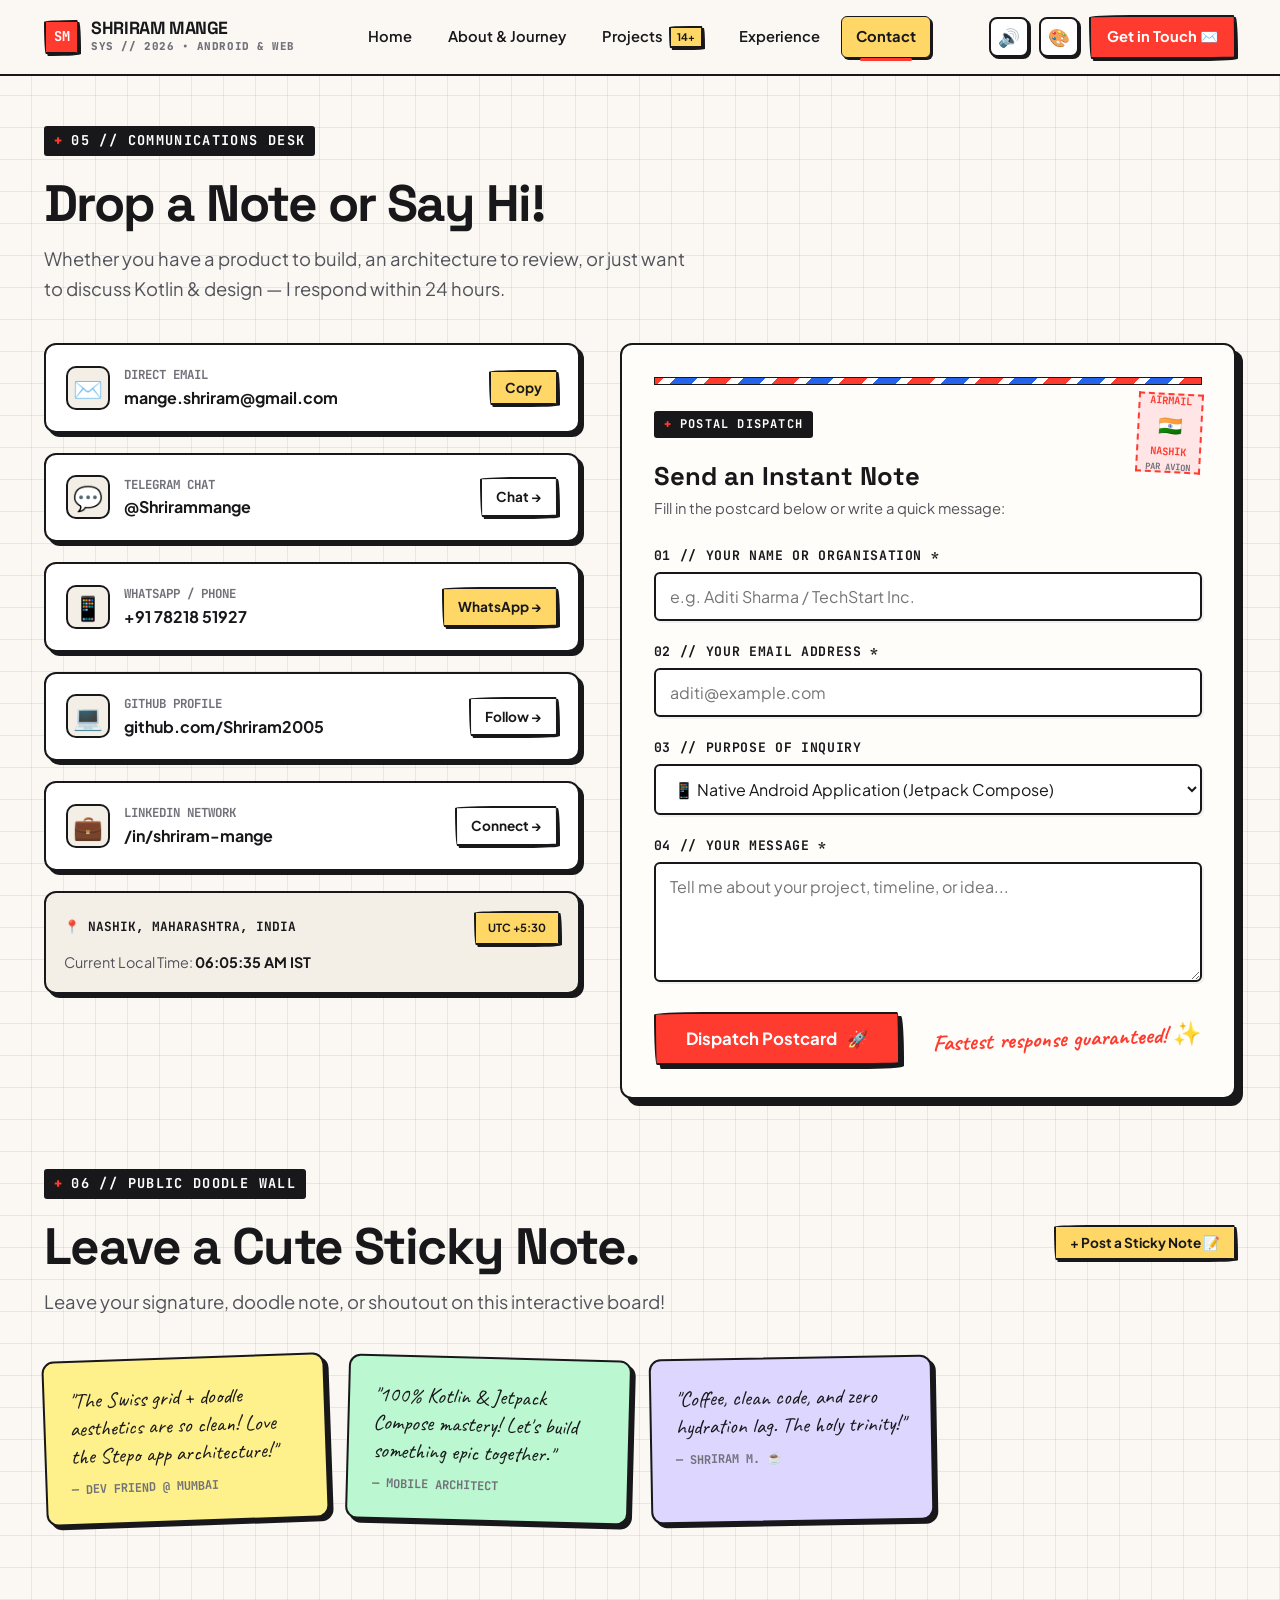
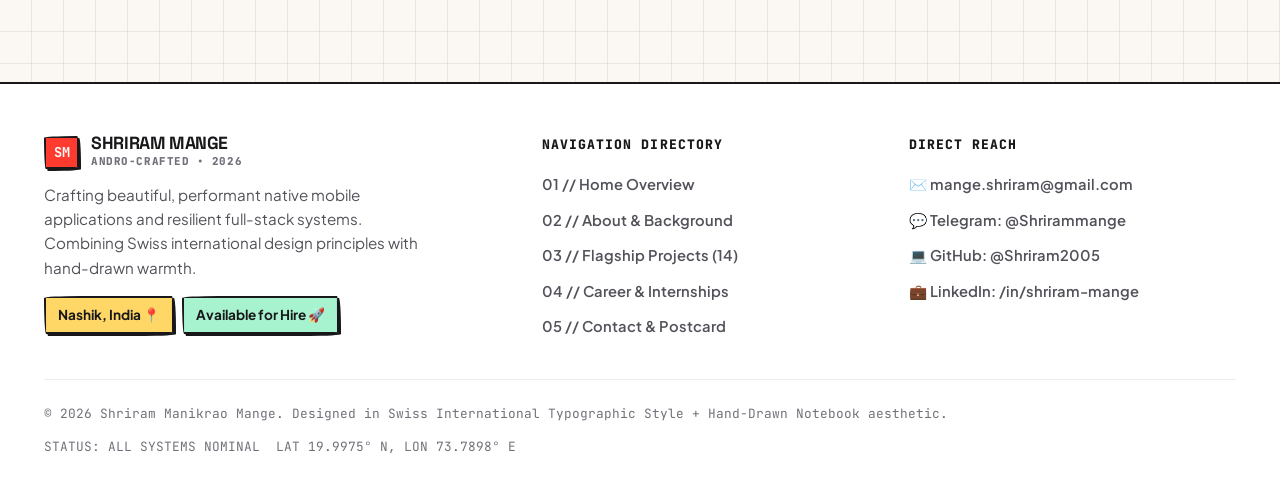
<file: contact.html>
<!DOCTYPE html>
<html lang="en">
<head>
  <meta charset="UTF-8">
  <meta name="viewport" content="width=device-width, initial-scale=1.0">
  <title>Get in Touch — Shriram Mange | Postcard & Direct Inquiries</title>
  <meta name="description" content="Send a message or schedule a project consultation with Shriram Mange. Direct contact via Email, WhatsApp, Telegram, GitHub, or LinkedIn.">
  <link rel="stylesheet" href="css/main.css">
  <link rel="icon" href="data:image/svg+xml,<svg xmlns=%22http://www.w3.org/2000/svg%22 viewBox=%220%22%3E<text y=%2226%22 font-size=%2224%22>✉️</text></svg>">
</head>
<body>

  <!-- Site Navigation -->
  <header class="site-header">
    <div class="container">
      <div class="nav-inner">
        <a href="index.html" class="brand-logo" id="home-logo">
          <span class="logo-badge">SM</span>
          <div class="brand-name">
            <span class="title">SHRIRAM MANGE</span>
            <span class="sub">SYS // 2026 • ANDROID & WEB</span>
          </div>
        </a>

        <ul class="nav-links">
          <li><a href="index.html" class="nav-link">Home</a></li>
          <li><a href="about.html" class="nav-link">About & Journey</a></li>
          <li><a href="projects.html" class="nav-link">Projects <span class="sticker yellow" style="font-size: 0.65rem; padding: 1px 6px;">14+</span></a></li>
          <li><a href="experience.html" class="nav-link">Experience</a></li>
          <li><a href="contact.html" class="nav-link active">Contact</a></li>
        </ul>

        <div class="nav-actions">
          <button type="button" class="btn-icon" id="sound-toggle-btn" title="Toggle cute sound effects">🔊</button>
          <button type="button" class="btn-icon" id="theme-toggle-btn" title="Cycle design themes">
            <span id="theme-icon">🎨</span>
          </button>
          <a href="contact.html" class="btn-hire">Get in Touch ✉️</a>
          <button type="button" class="mobile-toggle" aria-label="Toggle navigation menu">
            <svg width="24" height="24" viewBox="0 0 24 24" fill="none" stroke="currentColor" stroke-width="2.5">
              <line x1="3" y1="6" x2="21" y2="6"></line>
              <line x1="3" y1="12" x2="21" y2="12"></line>
              <line x1="3" y1="18" x2="21" y2="18"></line>
            </svg>
          </button>
        </div>
      </div>
    </div>
  </header>

  <main style="padding: 50px 0 80px;">
    <div class="container">

      <!-- Header -->
      <div class="section-header">
        <span class="swiss-tagline"><span class="swiss-cross">+</span> 05 // COMMUNICATIONS DESK</span>
        <h1 class="section-title">Drop a Note or Say Hi!</h1>
        <p class="section-subtitle">
          Whether you have a product to build, an architecture to review, or just want to discuss Kotlin & design — I respond within 24 hours.
        </p>
      </div>

      <div class="contact-container-grid">
        
        <!-- Left: Quick Direct Reach & Channels -->
        <div class="contact-card-sidebar">
          
          <!-- Box 1: Email -->
          <div class="contact-item-box">
            <div class="contact-left">
              <div class="contact-icon">✉️</div>
              <div class="contact-info">
                <div class="contact-title">Direct Email</div>
                <div class="contact-value">mange.shriram@gmail.com</div>
              </div>
            </div>
            <button type="button" class="btn btn-sm btn-accent" onclick="copyTextToClipboard('mange.shriram@gmail.com', this)" title="Copy email address">
              Copy
            </button>
          </div>

          <!-- Box 2: Telegram -->
          <a href="https://t.me/Shrirammange" target="_blank" rel="noopener noreferrer" class="contact-item-box">
            <div class="contact-left">
              <div class="contact-icon">💬</div>
              <div class="contact-info">
                <div class="contact-title">Telegram Chat</div>
                <div class="contact-value">@Shrirammange</div>
              </div>
            </div>
            <span class="btn btn-sm">Chat →</span>
          </a>

          <!-- Box 3: WhatsApp & Phone -->
          <a href="https://wa.me/917821851927" target="_blank" rel="noopener noreferrer" class="contact-item-box">
            <div class="contact-left">
              <div class="contact-icon">📱</div>
              <div class="contact-info">
                <div class="contact-title">WhatsApp / Phone</div>
                <div class="contact-value">+91 78218 51927</div>
              </div>
            </div>
            <span class="btn btn-sm btn-accent">WhatsApp →</span>
          </a>

          <!-- Box 4: GitHub -->
          <a href="https://github.com/Shriram2005" target="_blank" rel="noopener noreferrer" class="contact-item-box">
            <div class="contact-left">
              <div class="contact-icon">💻</div>
              <div class="contact-info">
                <div class="contact-title">GitHub Profile</div>
                <div class="contact-value">github.com/Shriram2005</div>
              </div>
            </div>
            <span class="btn btn-sm">Follow →</span>
          </a>

          <!-- Box 5: LinkedIn -->
          <a href="https://linkedin.com/in/shriram-mange" target="_blank" rel="noopener noreferrer" class="contact-item-box">
            <div class="contact-left">
              <div class="contact-icon">💼</div>
              <div class="contact-info">
                <div class="contact-title">LinkedIn Network</div>
                <div class="contact-value">/in/shriram-mange</div>
              </div>
            </div>
            <span class="btn btn-sm">Connect →</span>
          </a>

          <!-- Location & Clock Card -->
          <div class="swiss-card" style="background: var(--bg-card-alt); padding: 18px;">
            <div style="display: flex; align-items: center; justify-content: space-between; margin-bottom: 6px;">
              <span style="font-family: var(--font-mono); font-size: 0.8rem; font-weight: 700;">📍 NASHIK, MAHARASHTRA, INDIA</span>
              <span class="sticker yellow" style="font-size: 0.7rem;">UTC +5:30</span>
            </div>
            <p style="font-size: 0.9rem; color: var(--ink-muted);">
              Current Local Time: <strong id="nashik-clock-contact" style="color: var(--ink);">11:30 PM IST</strong>
            </p>
          </div>

        </div>

        <!-- Right: Swiss Postcard Airmail Form -->
        <div class="postcard-form-card">
          <div class="postcard-airmail-border"></div>

          <!-- Airmail Stamp Graphic -->
          <div class="postcard-stamp-area">
            <span>AIRMAIL</span>
            <div style="font-size: 1.2rem; margin: 2px 0;">🇮🇳</div>
            <span>NASHIK</span>
            <span style="font-size: 0.55rem; color: var(--ink-light);">PAR AVION</span>
          </div>

          <div style="margin-bottom: 24px; padding-right: 80px;">
            <span class="swiss-tagline" style="font-size: 0.75rem;"><span class="swiss-cross">+</span> POSTAL DISPATCH</span>
            <h2 style="font-family: var(--font-display); font-size: 1.6rem; font-weight: 800; margin-top: 6px;">
              Send an Instant Note
            </h2>
            <p style="font-size: 0.92rem; color: var(--ink-muted);">
              Fill in the postcard below or write a quick message:
            </p>
          </div>

          <form id="contact-postcard-form">
            <div class="form-group">
              <label class="form-label" for="sender-name">01 // Your Name or Organisation *</label>
              <input type="text" id="sender-name" class="form-control" placeholder="e.g. Aditi Sharma / TechStart Inc." required>
            </div>

            <div class="form-group">
              <label class="form-label" for="sender-email">02 // Your Email Address *</label>
              <input type="email" id="sender-email" class="form-control" placeholder="aditi@example.com" required>
            </div>

            <div class="form-group">
              <label class="form-label" for="project-type">03 // Purpose of Inquiry</label>
              <select id="project-type" class="form-control">
                <option value="android">📱 Native Android Application (Jetpack Compose)</option>
                <option value="web">🌐 Full-Stack Web Development</option>
                <option value="consulting">🧠 Architecture Review & Technical Consultation</option>
                <option value="hiring">💼 Full-time / Internship / Contract Role</option>
                <option value="hello">☕ Just Saying Hello & Connecting!</option>
              </select>
            </div>

            <div class="form-group">
              <label class="form-label" for="message-content">04 // Your Message *</label>
              <textarea id="message-content" class="form-control" placeholder="Tell me about your project, timeline, or idea..." required></textarea>
            </div>

            <div style="display: flex; align-items: center; justify-content: space-between; flex-wrap: wrap; gap: 16px; margin-top: 24px;">
              <button type="submit" class="btn btn-red" id="submit-postcard-btn" style="font-size: 1.05rem; padding: 14px 30px;">
                <span>Dispatch Postcard</span> 🚀
              </button>
              <span class="hand-note">Fastest response guaranteed! ✨</span>
            </div>
          </form>

          <!-- Success Alert Container -->
          <div id="form-success-banner" style="display: none; margin-top: 20px; padding: 16px; background: var(--accent-mint); border: 2px solid var(--border-color); border-radius: var(--radius-sm); box-shadow: var(--shadow-tactile-sm);">
            <div style="display: flex; align-items: center; gap: 10px;">
              <span style="font-size: 1.4rem;">📬</span>
              <div>
                <strong>Postcard dispatched successfully!</strong>
                <p style="font-size: 0.88rem; color: var(--ink);">Thank you for reaching out. A mail draft has been opened or saved!</p>
              </div>
            </div>
          </div>

        </div>

      </div>

      <!-- INTERACTIVE DOODLE BOARD -->
      <div style="margin-top: 70px;">
        <div class="section-header">
          <div style="display: flex; align-items: center; justify-content: space-between; flex-wrap: wrap; gap: 16px;">
            <div>
              <span class="swiss-tagline"><span class="swiss-cross">+</span> 06 // PUBLIC DOODLE WALL</span>
              <h2 class="section-title">Leave a Cute Sticky Note.</h2>
              <p class="section-subtitle">Leave your signature, doodle note, or shoutout on this interactive board!</p>
            </div>
            <button type="button" class="btn btn-sm btn-accent" id="open-note-modal-btn">
              + Post a Sticky Note 📝
            </button>
          </div>
        </div>

        <div id="sticky-notes-wall" style="display: grid; grid-template-columns: repeat(auto-fill, minmax(min(100%, 240px), 1fr)); gap: 20px;">
          <!-- Default Pre-populated cute notes -->
          <div class="swiss-card" style="background: #FEF08A; transform: rotate(-2deg);">
            <div style="font-family: var(--font-hand); font-size: 1.35rem; line-height: 1.3; margin-bottom: 10px;">
              "The Swiss grid + doodle aesthetics are so clean! Love the Stepo app architecture!"
            </div>
            <div style="font-family: var(--font-mono); font-size: 0.75rem; font-weight: 700; color: var(--ink-light);">
              — DEV FRIEND @ MUMBAI
            </div>
          </div>

          <div class="swiss-card" style="background: #BBF7D0; transform: rotate(1.5deg);">
            <div style="font-family: var(--font-hand); font-size: 1.35rem; line-height: 1.3; margin-bottom: 10px;">
              "100% Kotlin & Jetpack Compose mastery! Let's build something epic together."
            </div>
            <div style="font-family: var(--font-mono); font-size: 0.75rem; font-weight: 700; color: var(--ink-light);">
              — MOBILE ARCHITECT
            </div>
          </div>

          <div class="swiss-card" style="background: #DDD6FE; transform: rotate(-1deg);">
            <div style="font-family: var(--font-hand); font-size: 1.35rem; line-height: 1.3; margin-bottom: 10px;">
              "Coffee, clean code, and zero hydration lag. The holy trinity!"
            </div>
            <div style="font-family: var(--font-mono); font-size: 0.75rem; font-weight: 700; color: var(--ink-light);">
              — SHRIRAM M. ☕
            </div>
          </div>
        </div>
      </div>

    </div>
  </main>

  <!-- COLOPHON / FOOTER -->
  <footer class="site-footer">
    <div class="container">
      <div class="footer-grid">
        <div class="footer-brand">
          <a href="index.html" class="brand-logo" style="margin-bottom: 12px; display: inline-flex;">
            <span class="logo-badge">SM</span>
            <div class="brand-name">
              <span class="title">SHRIRAM MANGE</span>
              <span class="sub">ANDRO-CRAFTED • 2026</span>
            </div>
          </a>
          <p>
            Crafting beautiful, performant native mobile applications and resilient full-stack systems. Combining Swiss international design principles with hand-drawn warmth.
          </p>
          <div style="margin-top: 16px; display: flex; gap: 8px; flex-wrap: wrap;">
            <span class="sticker yellow">Nashik, India 📍</span>
            <span class="sticker mint">Available for Hire 🚀</span>
          </div>
        </div>

        <div>
          <h4 class="footer-col-title">Navigation Directory</h4>
          <ul class="footer-links">
            <li><a href="index.html">01 // Home Overview</a></li>
            <li><a href="about.html">02 // About & Background</a></li>
            <li><a href="projects.html">03 // Flagship Projects (14)</a></li>
            <li><a href="experience.html">04 // Career & Internships</a></li>
            <li><a href="contact.html">05 // Contact & Postcard</a></li>
          </ul>
        </div>

        <div>
          <h4 class="footer-col-title">Direct Reach</h4>
          <ul class="footer-links">
            <li><a href="mailto:mange.shriram@gmail.com">✉️ mange.shriram@gmail.com</a></li>
            <li><a href="https://t.me/Shrirammange" target="_blank" rel="noopener noreferrer">💬 Telegram: @Shrirammange</a></li>
            <li><a href="https://github.com/Shriram2005" target="_blank" rel="noopener noreferrer">💻 GitHub: @Shriram2005</a></li>
            <li><a href="https://linkedin.com/in/shriram-mange" target="_blank" rel="noopener noreferrer">💼 LinkedIn: /in/shriram-mange</a></li>
          </ul>
        </div>
      </div>

      <div class="footer-bottom">
        <div>
          <span>© 2026 Shriram Manikrao Mange. Designed in Swiss International Typographic Style + Hand-Drawn Notebook aesthetic.</span>
        </div>
        <div style="display: flex; gap: 16px;">
          <span>STATUS: ALL SYSTEMS NOMINAL</span>
          <span>LAT 19.9975° N, LON 73.7898° E</span>
        </div>
      </div>
    </div>
  </footer>

  <script src="js/main.js"></script>
  <script>
    // Contact form mailto dispatcher & feedback
    document.addEventListener('DOMContentLoaded', () => {
      const contactForm = document.getElementById('contact-postcard-form');
      const successBanner = document.getElementById('form-success-banner');

      if (contactForm) {
        contactForm.addEventListener('submit', (e) => {
          e.preventDefault();
          const name = document.getElementById('sender-name').value;
          const email = document.getElementById('sender-email').value;
          const purpose = document.getElementById('project-type').value;
          const message = document.getElementById('message-content').value;

          if (window.sfx) window.sfx.playSuccess();
          
          if (successBanner) {
            successBanner.style.display = 'block';
          }

          // Open prefilled mail client
          const subject = encodeURIComponent(`[Portfolio Inquiry] From ${name} (${purpose})`);
          const body = encodeURIComponent(`Hi Shriram,\n\nName: ${name}\nEmail: ${email}\nInquiry Type: ${purpose}\n\nMessage:\n${message}\n\nSent from your Swiss-Style Portfolio Website.`);
          window.open(`mailto:mange.shriram@gmail.com?subject=${subject}&body=${body}`, '_blank');
        });
      }

      // Interactive Sticky Note poster
      const postNoteBtn = document.getElementById('open-note-modal-btn');
      const stickyWall = document.getElementById('sticky-notes-wall');
      const pastelColors = ['#FEF08A', '#BBF7D0', '#DDD6FE', '#BAE6FD', '#FED7AA'];

      if (postNoteBtn && stickyWall) {
        postNoteBtn.addEventListener('click', () => {
          const text = prompt('Enter your note / shoutout (e.g., "Love the Jetpack Compose apps! — Rahul"):');
          if (text && text.trim()) {
            if (window.sfx) window.sfx.playStamp();
            const color = pastelColors[Math.floor(Math.random() * pastelColors.length)];
            const rot = (Math.random() * 6 - 3).toFixed(1);
            const card = document.createElement('div');
            card.className = 'swiss-card';
            card.style.backgroundColor = color;
            card.style.transform = `rotate(${rot}deg)`;
            card.innerHTML = `
              <div style="font-family: var(--font-hand); font-size: 1.35rem; line-height: 1.3; margin-bottom: 10px;">
                "${text.trim()}"
              </div>
              <div style="font-family: var(--font-mono); font-size: 0.75rem; font-weight: 700; color: var(--ink-light);">
                — VISITOR NOTE ✨
              </div>
            `;
            stickyWall.prepend(card);
          }
        });
      }

      // Live clock in contact page
      const clockContact = document.getElementById('nashik-clock-contact');
      if (clockContact) {
        const update = () => {
          const now = new Date();
          const options = { timeZone: 'Asia/Kolkata', hour: '2-digit', minute: '2-digit', second: '2-digit', hour12: true };
          clockContact.textContent = now.toLocaleTimeString('en-US', options) + ' IST';
        };
        update();
        setInterval(update, 1000);
      }
    });
  </script>
</body>
</html>
</file>
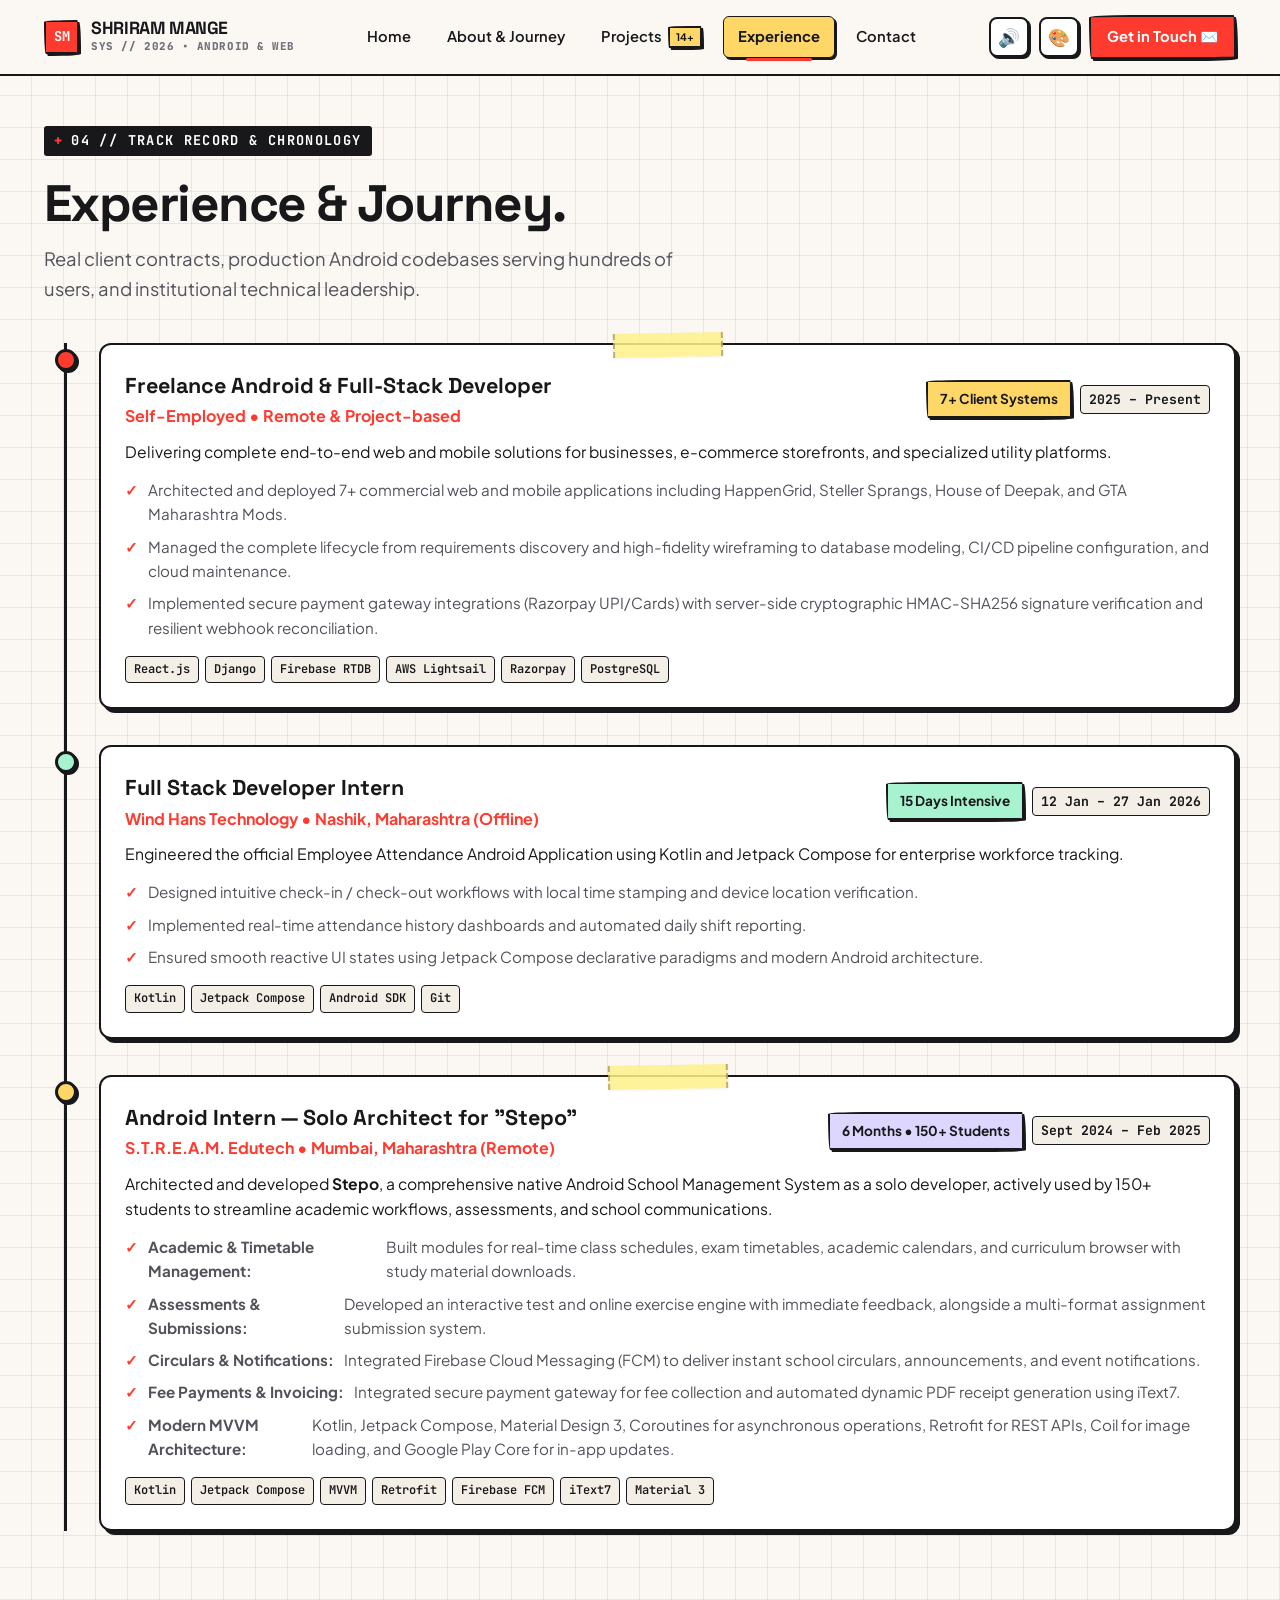
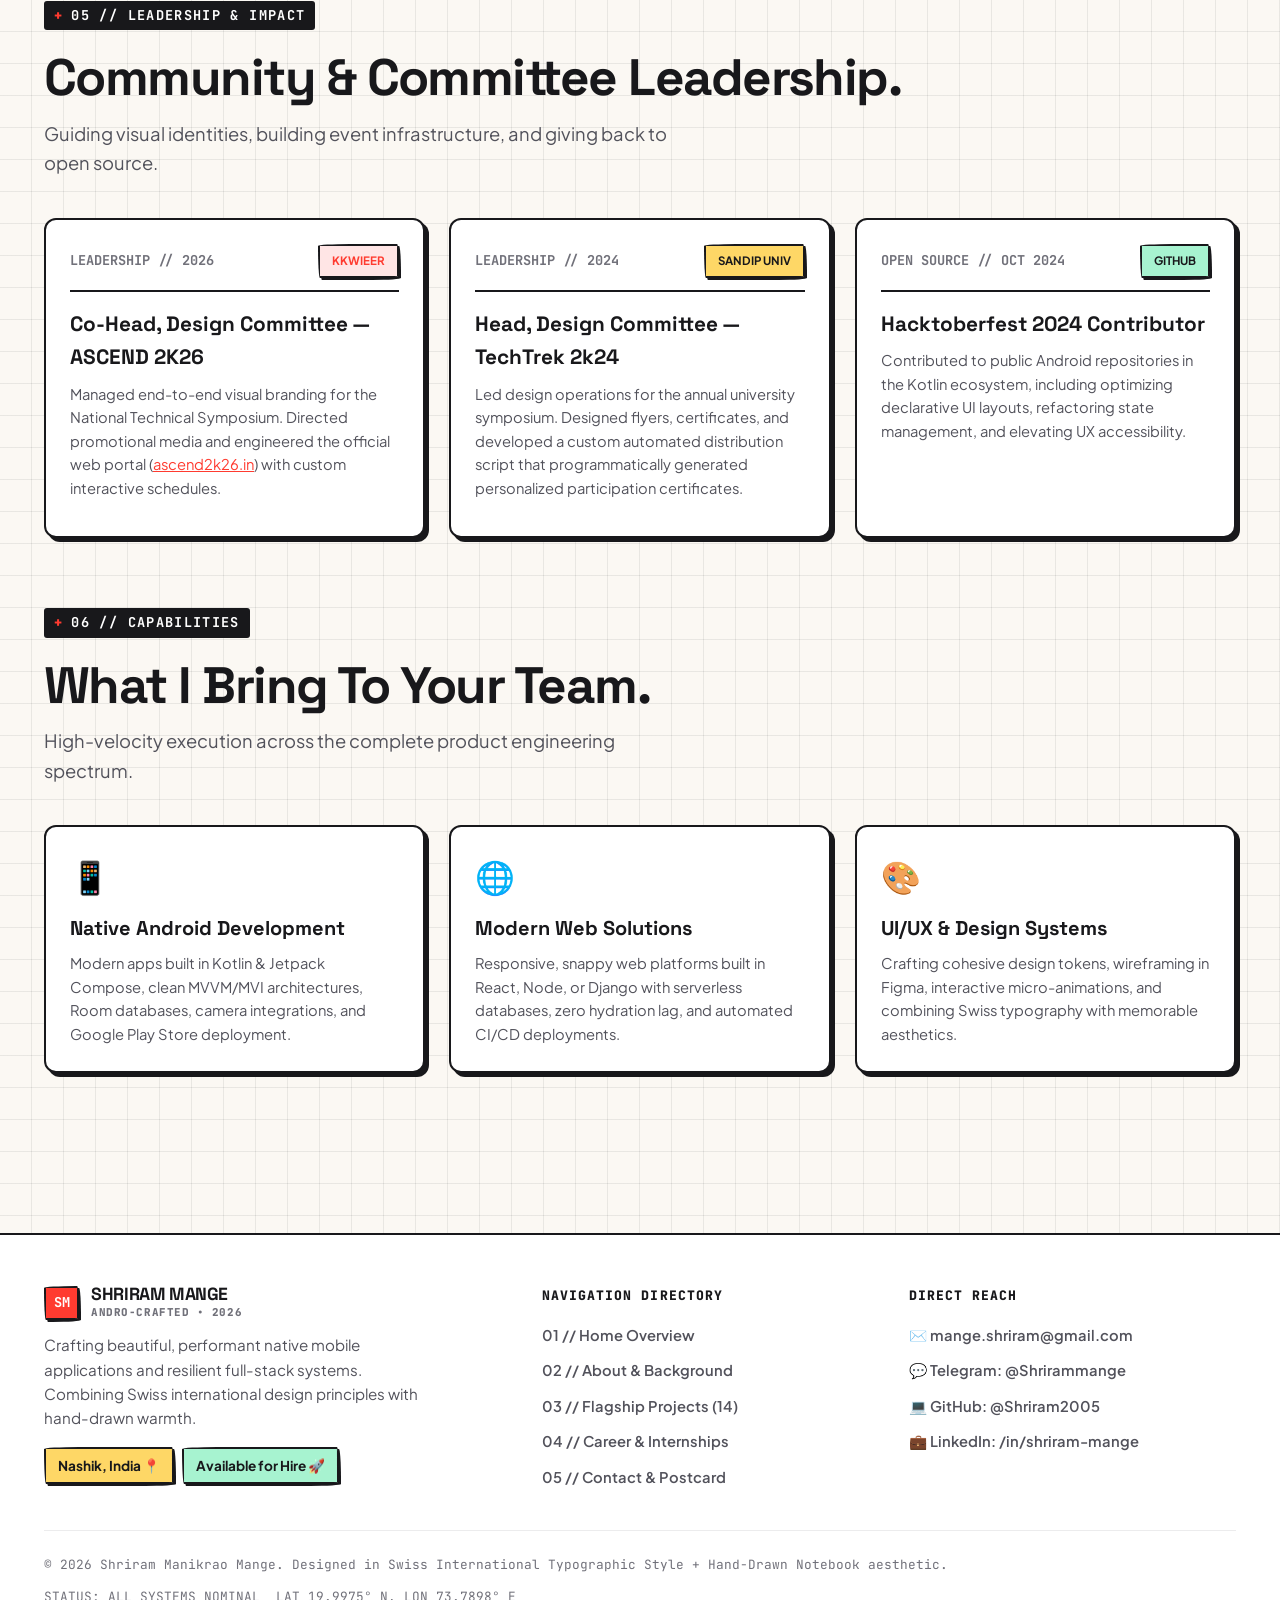
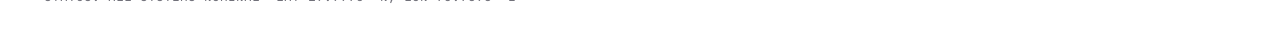
<file: experience.html>
<!DOCTYPE html>
<html lang="en">
<head>
  <meta charset="UTF-8">
  <meta name="viewport" content="width=device-width, initial-scale=1.0">
  <title>Experience & Career Ledger — Shriram Mange | Mobile & Web Engineering</title>
  <meta name="description" content="Professional experience of Shriram Mange: S.T.R.E.A.M. Edutech Android Internship, Wind Hans Technology, Freelancing, and Design Committee Leadership.">
  <link rel="stylesheet" href="css/main.css">
  <link rel="icon" href="data:image/svg+xml,<svg xmlns=%22http://www.w3.org/2000/svg%22 viewBox=%220%22%3E<text y=%2226%22 font-size=%2224%22>💼</text></svg>">
</head>
<body>

  <!-- Site Navigation -->
  <header class="site-header">
    <div class="container">
      <div class="nav-inner">
        <a href="index.html" class="brand-logo" id="home-logo">
          <span class="logo-badge">SM</span>
          <div class="brand-name">
            <span class="title">SHRIRAM MANGE</span>
            <span class="sub">SYS // 2026 • ANDROID & WEB</span>
          </div>
        </a>

        <ul class="nav-links">
          <li><a href="index.html" class="nav-link">Home</a></li>
          <li><a href="about.html" class="nav-link">About & Journey</a></li>
          <li><a href="projects.html" class="nav-link">Projects <span class="sticker yellow" style="font-size: 0.65rem; padding: 1px 6px;">14+</span></a></li>
          <li><a href="experience.html" class="nav-link active">Experience</a></li>
          <li><a href="contact.html" class="nav-link">Contact</a></li>
        </ul>

        <div class="nav-actions">
          <button type="button" class="btn-icon" id="sound-toggle-btn" title="Toggle cute sound effects">🔊</button>
          <button type="button" class="btn-icon" id="theme-toggle-btn" title="Cycle design themes">
            <span id="theme-icon">🎨</span>
          </button>
          <a href="contact.html" class="btn-hire">Get in Touch ✉️</a>
          <button type="button" class="mobile-toggle" aria-label="Toggle navigation menu">
            <svg width="24" height="24" viewBox="0 0 24 24" fill="none" stroke="currentColor" stroke-width="2.5">
              <line x1="3" y1="6" x2="21" y2="6"></line>
              <line x1="3" y1="12" x2="21" y2="12"></line>
              <line x1="3" y1="18" x2="21" y2="18"></line>
            </svg>
          </button>
        </div>
      </div>
    </div>
  </header>

  <main style="padding: 50px 0 80px;">
    <div class="container">

      <!-- Header -->
      <div class="section-header">
        <span class="swiss-tagline"><span class="swiss-cross">+</span> 04 // TRACK RECORD & CHRONOLOGY</span>
        <h1 class="section-title">Experience & Journey.</h1>
        <p class="section-subtitle">
          Real client contracts, production Android codebases serving hundreds of users, and institutional technical leadership.
        </p>
      </div>

      <!-- Experience Stream -->
      <div class="timeline-stream" style="margin-bottom: 70px;">
        
        <!-- Role 1: Freelance Developer -->
        <div class="timeline-node">
          <div class="timeline-dot" style="background: var(--swiss-red);"></div>
          <div class="timeline-card">
            <div class="washi-tape" style="top: -10px; width: 110px;"></div>
            <div class="timeline-meta">
              <div>
                <h2 class="timeline-role">Freelance Android & Full‑Stack Developer</h2>
                <div class="timeline-company">Self-Employed • Remote & Project-based</div>
              </div>
              <div style="display: flex; align-items: center; gap: 8px;">
                <span class="sticker yellow">7+ Client Systems</span>
                <span class="timeline-period">2025 – Present</span>
              </div>
            </div>

            <p style="font-size: 0.98rem; color: var(--ink); margin-bottom: 12px; line-height: 1.6;">
              Delivering complete end-to-end web and mobile solutions for businesses, e-commerce storefronts, and specialized utility platforms.
            </p>

            <ul class="timeline-points">
              <li class="timeline-point">
                Architected and deployed 7+ commercial web and mobile applications including HappenGrid, Steller Sprangs, House of Deepak, and GTA Maharashtra Mods.
              </li>
              <li class="timeline-point">
                Managed the complete lifecycle from requirements discovery and high-fidelity wireframing to database modeling, CI/CD pipeline configuration, and cloud maintenance.
              </li>
              <li class="timeline-point">
                Implemented secure payment gateway integrations (Razorpay UPI/Cards) with server-side cryptographic HMAC-SHA256 signature verification and resilient webhook reconciliation.
              </li>
            </ul>

            <div style="margin-top: 16px; display: flex; flex-wrap: wrap; gap: 6px;">
              <span class="tech-tag">React.js</span>
              <span class="tech-tag">Django</span>
              <span class="tech-tag">Firebase RTDB</span>
              <span class="tech-tag">AWS Lightsail</span>
              <span class="tech-tag">Razorpay</span>
              <span class="tech-tag">PostgreSQL</span>
            </div>
          </div>
        </div>

        <!-- Role 2: Wind Hans Technology -->
        <div class="timeline-node">
          <div class="timeline-dot" style="background: var(--accent-mint);"></div>
          <div class="timeline-card">
            <div class="timeline-meta">
              <div>
                <h2 class="timeline-role">Full Stack Developer Intern</h2>
                <div class="timeline-company">Wind Hans Technology • Nashik, Maharashtra (Offline)</div>
              </div>
              <div style="display: flex; align-items: center; gap: 8px;">
                <span class="sticker mint">15 Days Intensive</span>
                <span class="timeline-period">12 Jan – 27 Jan 2026</span>
              </div>
            </div>

            <p style="font-size: 0.98rem; color: var(--ink); margin-bottom: 12px; line-height: 1.6;">
              Engineered the official Employee Attendance Android Application using Kotlin and Jetpack Compose for enterprise workforce tracking.
            </p>

            <ul class="timeline-points">
              <li class="timeline-point">
                Designed intuitive check-in / check-out workflows with local time stamping and device location verification.
              </li>
              <li class="timeline-point">
                Implemented real-time attendance history dashboards and automated daily shift reporting.
              </li>
              <li class="timeline-point">
                Ensured smooth reactive UI states using Jetpack Compose declarative paradigms and modern Android architecture.
              </li>
            </ul>

            <div style="margin-top: 16px; display: flex; flex-wrap: wrap; gap: 6px;">
              <span class="tech-tag">Kotlin</span>
              <span class="tech-tag">Jetpack Compose</span>
              <span class="tech-tag">Android SDK</span>
              <span class="tech-tag">Git</span>
            </div>
          </div>
        </div>

        <!-- Role 3: S.T.R.E.A.M. Edutech -->
        <div class="timeline-node">
          <div class="timeline-dot" style="background: var(--accent-yellow);"></div>
          <div class="timeline-card">
            <div class="washi-tape" style="top: -10px; width: 120px;"></div>
            <div class="timeline-meta">
              <div>
                <h2 class="timeline-role">Android Intern — Solo Architect for "Stepo"</h2>
                <div class="timeline-company">S.T.R.E.A.M. Edutech • Mumbai, Maharashtra (Remote)</div>
              </div>
              <div style="display: flex; align-items: center; gap: 8px;">
                <span class="sticker lilac">6 Months • 150+ Students</span>
                <span class="timeline-period">Sept 2024 – Feb 2025</span>
              </div>
            </div>

            <p style="font-size: 0.98rem; color: var(--ink); margin-bottom: 12px; line-height: 1.6;">
              Architected and developed <strong>Stepo</strong>, a comprehensive native Android School Management System as a solo developer, actively used by 150+ students to streamline academic workflows, assessments, and school communications.
            </p>

            <ul class="timeline-points">
              <li class="timeline-point">
                <strong>Academic & Timetable Management:</strong> Built modules for real-time class schedules, exam timetables, academic calendars, and curriculum browser with study material downloads.
              </li>
              <li class="timeline-point">
                <strong>Assessments & Submissions:</strong> Developed an interactive test and online exercise engine with immediate feedback, alongside a multi-format assignment submission system.
              </li>
              <li class="timeline-point">
                <strong>Circulars & Notifications:</strong> Integrated Firebase Cloud Messaging (FCM) to deliver instant school circulars, announcements, and event notifications.
              </li>
              <li class="timeline-point">
                <strong>Fee Payments & Invoicing:</strong> Integrated secure payment gateway for fee collection and automated dynamic PDF receipt generation using iText7.
              </li>
              <li class="timeline-point">
                <strong>Modern MVVM Architecture:</strong> Kotlin, Jetpack Compose, Material Design 3, Coroutines for asynchronous operations, Retrofit for REST APIs, Coil for image loading, and Google Play Core for in-app updates.
              </li>
            </ul>

            <div style="margin-top: 16px; display: flex; flex-wrap: wrap; gap: 6px;">
              <span class="tech-tag">Kotlin</span>
              <span class="tech-tag">Jetpack Compose</span>
              <span class="tech-tag">MVVM</span>
              <span class="tech-tag">Retrofit</span>
              <span class="tech-tag">Firebase FCM</span>
              <span class="tech-tag">iText7</span>
              <span class="tech-tag">Material 3</span>
            </div>
          </div>
        </div>

      </div>

      <!-- LEADERSHIP & COMMUNITY -->
      <div style="margin-bottom: 70px;">
        <div class="section-header">
          <span class="swiss-tagline"><span class="swiss-cross">+</span> 05 // LEADERSHIP & IMPACT</span>
          <h2 class="section-title">Community & Committee Leadership.</h2>
          <p class="section-subtitle">Guiding visual identities, building event infrastructure, and giving back to open source.</p>
        </div>

        <div style="display: grid; grid-template-columns: repeat(auto-fill, minmax(min(100%, 360px), 1fr)); gap: 24px;">
          
          <div class="swiss-card">
            <div class="swiss-card-header">
              <span class="card-num">LEADERSHIP // 2026</span>
              <span class="sticker red" style="font-size: 0.72rem;">KKWIEER</span>
            </div>
            <h3 style="font-family: var(--font-display); font-size: 1.3rem; font-weight: 800; margin-bottom: 8px;">
              Co‑Head, Design Committee — ASCEND 2K26
            </h3>
            <p style="font-size: 0.92rem; color: var(--ink-muted); margin-bottom: 12px;">
              Managed end-to-end visual branding for the National Technical Symposium. Directed promotional media and engineered the official web portal (<a href="https://ascend2k26.in" target="_blank" style="text-decoration: underline; color: var(--swiss-red);">ascend2k26.in</a>) with custom interactive schedules.
            </p>
          </div>

          <div class="swiss-card">
            <div class="swiss-card-header">
              <span class="card-num">LEADERSHIP // 2024</span>
              <span class="sticker yellow" style="font-size: 0.72rem;">SANDIP UNIV</span>
            </div>
            <h3 style="font-family: var(--font-display); font-size: 1.3rem; font-weight: 800; margin-bottom: 8px;">
              Head, Design Committee — TechTrek 2k24
            </h3>
            <p style="font-size: 0.92rem; color: var(--ink-muted); margin-bottom: 12px;">
              Led design operations for the annual university symposium. Designed flyers, certificates, and developed a custom automated distribution script that programmatically generated personalized participation certificates.
            </p>
          </div>

          <div class="swiss-card">
            <div class="swiss-card-header">
              <span class="card-num">OPEN SOURCE // OCT 2024</span>
              <span class="sticker mint" style="font-size: 0.72rem;">GITHUB</span>
            </div>
            <h3 style="font-family: var(--font-display); font-size: 1.3rem; font-weight: 800; margin-bottom: 8px;">
              Hacktoberfest 2024 Contributor
            </h3>
            <p style="font-size: 0.92rem; color: var(--ink-muted); margin-bottom: 12px;">
              Contributed to public Android repositories in the Kotlin ecosystem, including optimizing declarative UI layouts, refactoring state management, and elevating UX accessibility.
            </p>
          </div>

        </div>
      </div>

      <!-- WHAT I OFFER (SERVICES) -->
      <div>
        <div class="section-header">
          <span class="swiss-tagline"><span class="swiss-cross">+</span> 06 // CAPABILITIES</span>
          <h2 class="section-title">What I Bring To Your Team.</h2>
          <p class="section-subtitle">High-velocity execution across the complete product engineering spectrum.</p>
        </div>

        <div class="skills-grid" style="margin-bottom: 0;">
          
          <div class="swiss-card">
            <div style="font-size: 2rem; margin-bottom: 10px;">📱</div>
            <h3 style="font-family: var(--font-display); font-size: 1.25rem; font-weight: 800; margin-bottom: 8px;">
              Native Android Development
            </h3>
            <p style="font-size: 0.92rem; color: var(--ink-muted);">
              Modern apps built in Kotlin & Jetpack Compose, clean MVVM/MVI architectures, Room databases, camera integrations, and Google Play Store deployment.
            </p>
          </div>

          <div class="swiss-card">
            <div style="font-size: 2rem; margin-bottom: 10px;">🌐</div>
            <h3 style="font-family: var(--font-display); font-size: 1.25rem; font-weight: 800; margin-bottom: 8px;">
              Modern Web Solutions
            </h3>
            <p style="font-size: 0.92rem; color: var(--ink-muted);">
              Responsive, snappy web platforms built in React, Node, or Django with serverless databases, zero hydration lag, and automated CI/CD deployments.
            </p>
          </div>

          <div class="swiss-card">
            <div style="font-size: 2rem; margin-bottom: 10px;">🎨</div>
            <h3 style="font-family: var(--font-display); font-size: 1.25rem; font-weight: 800; margin-bottom: 8px;">
              UI/UX & Design Systems
            </h3>
            <p style="font-size: 0.92rem; color: var(--ink-muted);">
              Crafting cohesive design tokens, wireframing in Figma, interactive micro-animations, and combining Swiss typography with memorable aesthetics.
            </p>
          </div>

        </div>
      </div>

    </div>
  </main>

  <!-- COLOPHON / FOOTER -->
  <footer class="site-footer">
    <div class="container">
      <div class="footer-grid">
        <div class="footer-brand">
          <a href="index.html" class="brand-logo" style="margin-bottom: 12px; display: inline-flex;">
            <span class="logo-badge">SM</span>
            <div class="brand-name">
              <span class="title">SHRIRAM MANGE</span>
              <span class="sub">ANDRO-CRAFTED • 2026</span>
            </div>
          </a>
          <p>
            Crafting beautiful, performant native mobile applications and resilient full-stack systems. Combining Swiss international design principles with hand-drawn warmth.
          </p>
          <div style="margin-top: 16px; display: flex; gap: 8px; flex-wrap: wrap;">
            <span class="sticker yellow">Nashik, India 📍</span>
            <span class="sticker mint">Available for Hire 🚀</span>
          </div>
        </div>

        <div>
          <h4 class="footer-col-title">Navigation Directory</h4>
          <ul class="footer-links">
            <li><a href="index.html">01 // Home Overview</a></li>
            <li><a href="about.html">02 // About & Background</a></li>
            <li><a href="projects.html">03 // Flagship Projects (14)</a></li>
            <li><a href="experience.html">04 // Career & Internships</a></li>
            <li><a href="contact.html">05 // Contact & Postcard</a></li>
          </ul>
        </div>

        <div>
          <h4 class="footer-col-title">Direct Reach</h4>
          <ul class="footer-links">
            <li><a href="mailto:mange.shriram@gmail.com">✉️ mange.shriram@gmail.com</a></li>
            <li><a href="https://t.me/Shrirammange" target="_blank" rel="noopener noreferrer">💬 Telegram: @Shrirammange</a></li>
            <li><a href="https://github.com/Shriram2005" target="_blank" rel="noopener noreferrer">💻 GitHub: @Shriram2005</a></li>
            <li><a href="https://linkedin.com/in/shriram-mange" target="_blank" rel="noopener noreferrer">💼 LinkedIn: /in/shriram-mange</a></li>
          </ul>
        </div>
      </div>

      <div class="footer-bottom">
        <div>
          <span>© 2026 Shriram Manikrao Mange. Designed in Swiss International Typographic Style + Hand-Drawn Notebook aesthetic.</span>
        </div>
        <div style="display: flex; gap: 16px;">
          <span>STATUS: ALL SYSTEMS NOMINAL</span>
          <span>LAT 19.9975° N, LON 73.7898° E</span>
        </div>
      </div>
    </div>
  </footer>

  <script src="js/main.js"></script>
</body>
</html>
</file>
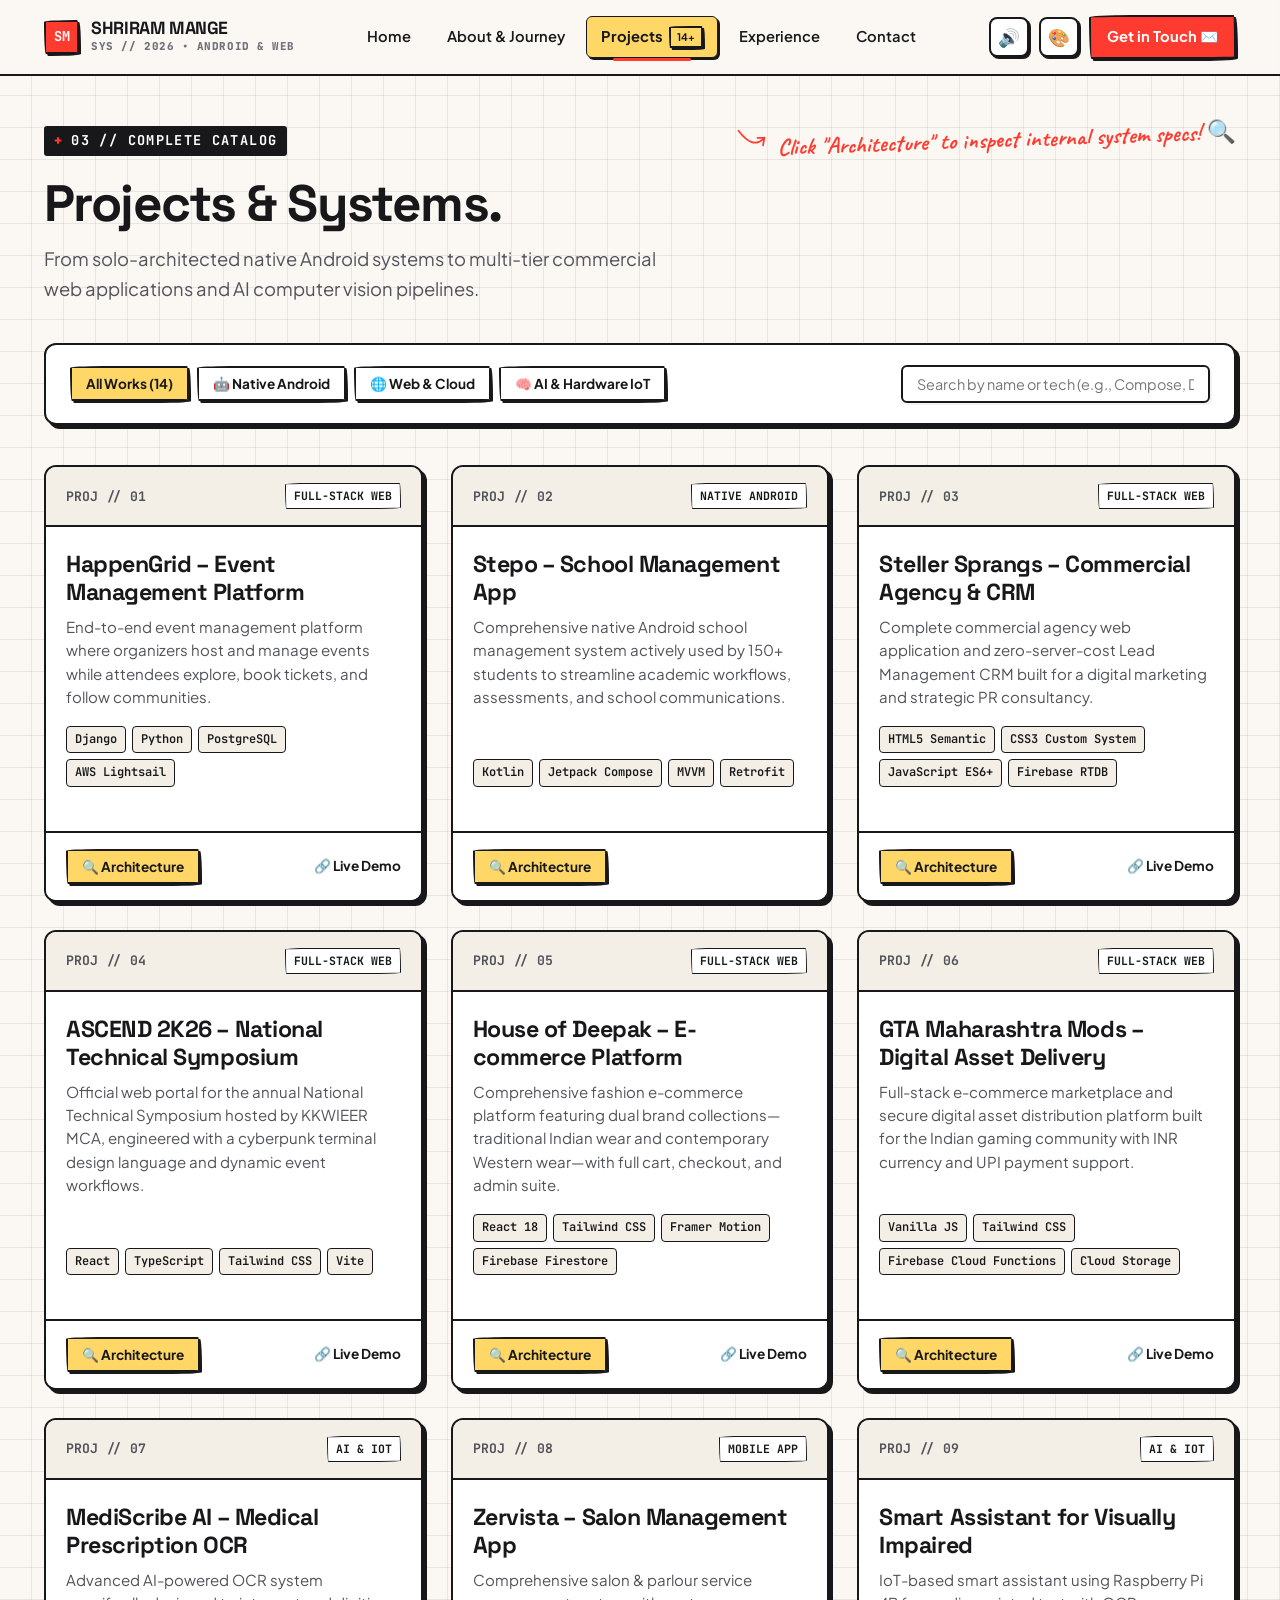
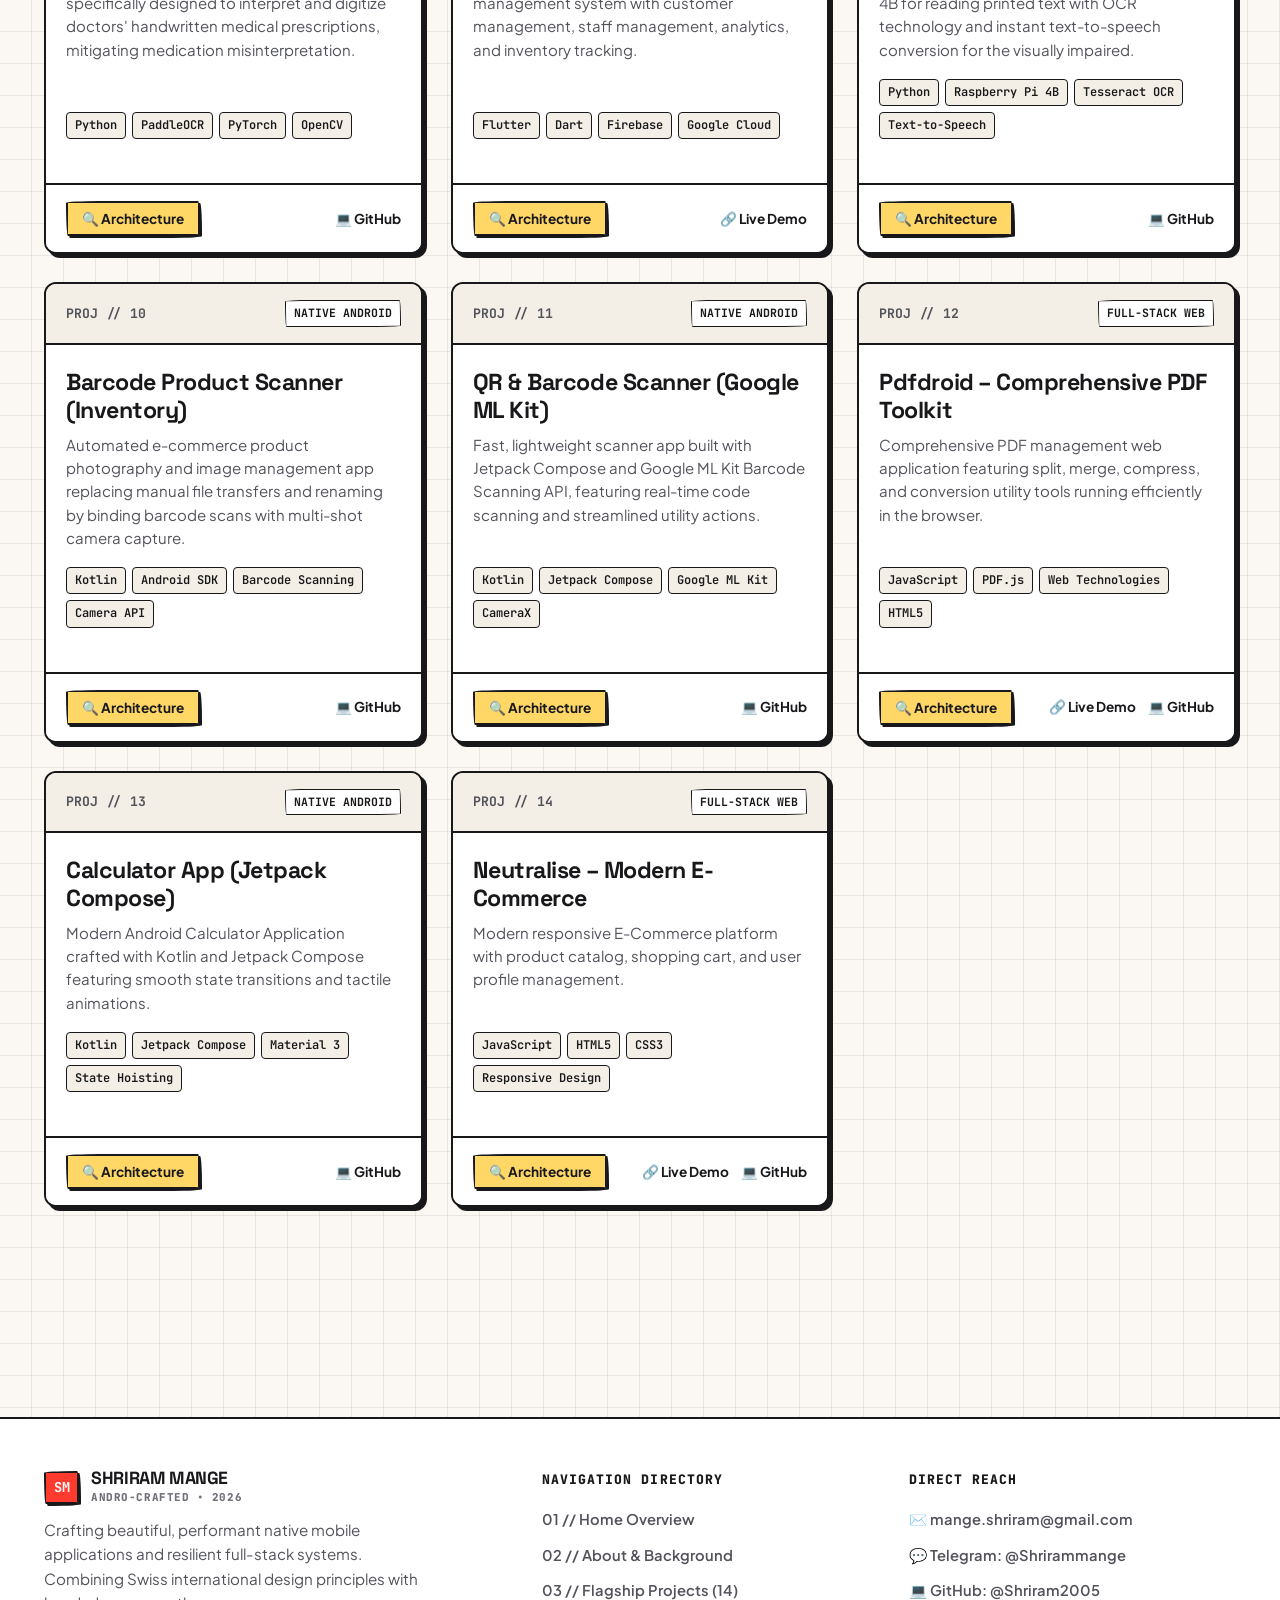
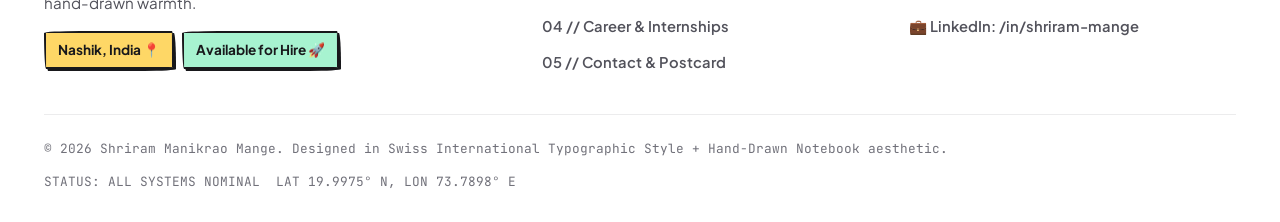
<file: projects.html>
<!DOCTYPE html>
<html lang="en">
<head>
  <meta charset="UTF-8">
  <meta name="viewport" content="width=device-width, initial-scale=1.0">
  <title>Flagship Projects — Shriram Mange | Android & Full-Stack Showcase</title>
  <meta name="description" content="Explore 14+ projects built by Shriram Mange: Stepo School Management, HappenGrid, MediScribe AI OCR, House of Deepak, and GTA Maharashtra Mods.">
  <link rel="stylesheet" href="css/main.css">
  <link rel="icon" href="data:image/svg+xml,<svg xmlns=%22http://www.w3.org/2000/svg%22 viewBox=%220%22%3E<text y=%2226%22 font-size=%2224%22>📁</text></svg>">
</head>
<body>

  <!-- Site Navigation -->
  <header class="site-header">
    <div class="container">
      <div class="nav-inner">
        <a href="index.html" class="brand-logo" id="home-logo">
          <span class="logo-badge">SM</span>
          <div class="brand-name">
            <span class="title">SHRIRAM MANGE</span>
            <span class="sub">SYS // 2026 • ANDROID & WEB</span>
          </div>
        </a>

        <ul class="nav-links">
          <li><a href="index.html" class="nav-link">Home</a></li>
          <li><a href="about.html" class="nav-link">About & Journey</a></li>
          <li><a href="projects.html" class="nav-link active">Projects <span class="sticker yellow" style="font-size: 0.65rem; padding: 1px 6px;">14+</span></a></li>
          <li><a href="experience.html" class="nav-link">Experience</a></li>
          <li><a href="contact.html" class="nav-link">Contact</a></li>
        </ul>

        <div class="nav-actions">
          <button type="button" class="btn-icon" id="sound-toggle-btn" title="Toggle cute sound effects">🔊</button>
          <button type="button" class="btn-icon" id="theme-toggle-btn" title="Cycle design themes">
            <span id="theme-icon">🎨</span>
          </button>
          <a href="contact.html" class="btn-hire">Get in Touch ✉️</a>
          <button type="button" class="mobile-toggle" aria-label="Toggle navigation menu">
            <svg width="24" height="24" viewBox="0 0 24 24" fill="none" stroke="currentColor" stroke-width="2.5">
              <line x1="3" y1="6" x2="21" y2="6"></line>
              <line x1="3" y1="12" x2="21" y2="12"></line>
              <line x1="3" y1="18" x2="21" y2="18"></line>
            </svg>
          </button>
        </div>
      </div>
    </div>
  </header>

  <main style="padding: 50px 0 80px;">
    <div class="container">

      <!-- Header -->
      <div class="section-header">
        <div style="display: flex; align-items: flex-start; justify-content: space-between; flex-wrap: wrap; gap: 20px;">
          <div>
            <span class="swiss-tagline"><span class="swiss-cross">+</span> 03 // COMPLETE CATALOG</span>
            <h1 class="section-title">Projects & Systems.</h1>
            <p class="section-subtitle">
              From solo-architected native Android systems to multi-tier commercial web applications and AI computer vision pipelines.
            </p>
          </div>
          
          <div style="display: flex; align-items: center; gap: 8px;">
            <svg width="35" height="25" viewBox="0 0 50 35" fill="none" stroke="var(--swiss-red)" stroke-width="2.5" stroke-linecap="round">
              <path d="M5,5 C18,22 30,28 42,15 M42,15 L32,15 M42,15 L40,26" />
            </svg>
            <span class="hand-note">Click "Architecture" to inspect internal system specs! 🔍</span>
          </div>
        </div>
      </div>

      <!-- Controls: Filter & Live Search -->
      <div class="swiss-card" style="margin-bottom: 40px; padding: 20px 24px; background: var(--bg-card);">
        <div style="display: flex; align-items: center; justify-content: space-between; flex-wrap: wrap; gap: 16px;">
          
          <!-- Category Filter Buttons -->
          <div style="display: flex; align-items: center; gap: 8px; flex-wrap: wrap;">
            <button type="button" class="btn btn-sm btn-accent filter-btn active" data-filter="all">
              All Works (14)
            </button>
            <button type="button" class="btn btn-sm filter-btn" data-filter="android">
              🤖 Native Android
            </button>
            <button type="button" class="btn btn-sm filter-btn" data-filter="web">
              🌐 Web & Cloud
            </button>
            <button type="button" class="btn btn-sm filter-btn" data-filter="ai">
              🧠 AI & Hardware IoT
            </button>
          </div>

          <!-- Search Input -->
          <div style="min-width: min(100%, 260px); flex-grow: 0.3;">
            <input type="text" id="project-search" class="form-control" placeholder="Search by name or tech (e.g., Compose, Django)..." style="font-size: 0.9rem; padding: 8px 14px;">
          </div>

        </div>
      </div>

      <!-- Dynamic Projects Grid -->
      <div class="projects-grid" id="projects-container">
        <!-- Rendered dynamically by js/projects.js -->
      </div>

    </div>
  </main>

  <!-- ARCHITECTURE INSPECTOR MODAL -->
  <div class="modal-overlay" id="project-modal" aria-hidden="true" role="dialog">
    <div class="modal-content">
      <div class="modal-header">
        <div style="display: flex; align-items: center; gap: 10px;">
          <span class="logo-badge" style="font-size: 0.75rem;">ARCH // SPEC</span>
          <span style="font-family: var(--font-mono); font-size: 0.85rem; font-weight: 700;">SYSTEM ARCHITECTURE BREAKDOWN</span>
        </div>
        <button type="button" class="modal-close-btn" id="modal-close-btn" aria-label="Close dialog">✕</button>
      </div>
      <div class="modal-body" id="modal-details-container">
        <!-- Injected via JavaScript -->
      </div>
    </div>
  </div>

  <!-- COLOPHON / FOOTER -->
  <footer class="site-footer">
    <div class="container">
      <div class="footer-grid">
        <div class="footer-brand">
          <a href="index.html" class="brand-logo" style="margin-bottom: 12px; display: inline-flex;">
            <span class="logo-badge">SM</span>
            <div class="brand-name">
              <span class="title">SHRIRAM MANGE</span>
              <span class="sub">ANDRO-CRAFTED • 2026</span>
            </div>
          </a>
          <p>
            Crafting beautiful, performant native mobile applications and resilient full-stack systems. Combining Swiss international design principles with hand-drawn warmth.
          </p>
          <div style="margin-top: 16px; display: flex; gap: 8px; flex-wrap: wrap;">
            <span class="sticker yellow">Nashik, India 📍</span>
            <span class="sticker mint">Available for Hire 🚀</span>
          </div>
        </div>

        <div>
          <h4 class="footer-col-title">Navigation Directory</h4>
          <ul class="footer-links">
            <li><a href="index.html">01 // Home Overview</a></li>
            <li><a href="about.html">02 // About & Background</a></li>
            <li><a href="projects.html">03 // Flagship Projects (14)</a></li>
            <li><a href="experience.html">04 // Career & Internships</a></li>
            <li><a href="contact.html">05 // Contact & Postcard</a></li>
          </ul>
        </div>

        <div>
          <h4 class="footer-col-title">Direct Reach</h4>
          <ul class="footer-links">
            <li><a href="mailto:mange.shriram@gmail.com">✉️ mange.shriram@gmail.com</a></li>
            <li><a href="https://t.me/Shrirammange" target="_blank" rel="noopener noreferrer">💬 Telegram: @Shrirammange</a></li>
            <li><a href="https://github.com/Shriram2005" target="_blank" rel="noopener noreferrer">💻 GitHub: @Shriram2005</a></li>
            <li><a href="https://linkedin.com/in/shriram-mange" target="_blank" rel="noopener noreferrer">💼 LinkedIn: /in/shriram-mange</a></li>
          </ul>
        </div>
      </div>

      <div class="footer-bottom">
        <div>
          <span>© 2026 Shriram Manikrao Mange. Designed in Swiss International Typographic Style + Hand-Drawn Notebook aesthetic.</span>
        </div>
        <div style="display: flex; gap: 16px;">
          <span>STATUS: ALL SYSTEMS NOMINAL</span>
          <span>LAT 19.9975° N, LON 73.7898° E</span>
        </div>
      </div>
    </div>
  </footer>

  <script src="js/main.js"></script>
  <script src="js/projects.js"></script>
</body>
</html>
</file>
<file: css/main.css>
/* ==========================================================================
   SWISS × HAND-DRAWN CUTE DESIGN SYSTEM
   Shriram Mange Portfolio
   ========================================================================== */

@import url('https://fonts.googleapis.com/css2?family=Caveat:wght@600;700&family=JetBrains+Mono:wght@400;500;700&family=Plus+Jakarta+Sans:wght@400;500;600;700;800&family=Space+Grotesk:wght@500;600;700;800&display=swap');

:root {
  /* Theme 1: Warm Paper Notebook (Default) */
  --bg-page: #FBF8F3;
  --bg-card: #FFFFFF;
  --bg-card-alt: #F4EFE6;
  --bg-highlight: #FFF3C4;
  --ink: #18181B;
  --ink-muted: #52525B;
  --ink-light: #71717A;
  --border-color: #18181B;
  
  /* Swiss & Cute Accent Colors */
  --swiss-red: #FF3B30;
  --swiss-red-soft: #FFE5E5;
  --accent-yellow: #FED766;
  --accent-mint: #A7F3D0;
  --accent-blue: #60A5FA;
  --accent-lilac: #DDD6FE;
  --accent-peach: #FFD1B3;

  /* Grid & Shadow */
  --grid-line: rgba(24, 24, 27, 0.08);
  --shadow-tactile: 4px 4px 0px var(--ink);
  --shadow-tactile-sm: 2px 2px 0px var(--ink);
  --shadow-tactile-lg: 7px 7px 0px var(--ink);
  --shadow-tactile-hover: 6px 6px 0px var(--ink);
  
  /* Radii & Wobbly Organic */
  --radius-sharp: 0px;
  --radius-sm: 6px;
  --radius-md: 12px;
  --radius-lg: 18px;
  --radius-wobbly: 255px 15px 225px 15px / 15px 225px 15px 255px;
  --radius-wobbly-alt: 15px 225px 15px 255px / 255px 15px 225px 15px;

  /* Typography */
  --font-sans: 'Plus Jakarta Sans', -apple-system, BlinkMacSystemFont, sans-serif;
  --font-display: 'Space Grotesk', var(--font-sans);
  --font-hand: 'Caveat', cursive, sans-serif;
  --font-mono: 'JetBrains Mono', monospace;

  /* Layout */
  --container-max: 1240px;
  --header-height: 74px;
}

/* Theme 2: Swiss Poster (Pure White, Jet Black, Swiss Red) */
[data-theme="swiss"] {
  --bg-page: #FFFFFF;
  --bg-card: #FFFFFF;
  --bg-card-alt: #F4F4F5;
  --bg-highlight: #FFECEB;
  --ink: #000000;
  --ink-muted: #3F3F46;
  --ink-light: #71717A;
  --border-color: #000000;
  --swiss-red: #E11D48;
  --accent-yellow: #FACC15;
  --accent-mint: #4ADE80;
  --accent-blue: #2563EB;
  --accent-lilac: #C084FC;
  --grid-line: rgba(0, 0, 0, 0.08);
  --shadow-tactile: 5px 5px 0px #000000;
  --shadow-tactile-sm: 3px 3px 0px #000000;
  --shadow-tactile-lg: 9px 9px 0px #000000;
  --radius-wobbly: 2px;
  --radius-wobbly-alt: 2px;
}

/* Theme 3: Blueprint Midnight */
[data-theme="midnight"] {
  --bg-page: #0C1222;
  --bg-card: #151E34;
  --bg-card-alt: #1E294B;
  --bg-highlight: #283769;
  --ink: #F8FAFC;
  --ink-muted: #CBD5E1;
  --ink-light: #94A3B8;
  --border-color: #38BDF8;
  --swiss-red: #F43F5E;
  --accent-yellow: #FDE047;
  --accent-mint: #34D399;
  --accent-blue: #38BDF8;
  --accent-lilac: #A78BFA;
  --grid-line: rgba(56, 189, 248, 0.12);
  --shadow-tactile: 4px 4px 0px #38BDF8;
  --shadow-tactile-sm: 2px 2px 0px #38BDF8;
  --shadow-tactile-lg: 7px 7px 0px #38BDF8;
}

/* ==========================================================================
   RESET & BASE STYLES
   ========================================================================== */
*, *::before, *::after {
  box-sizing: border-box;
  margin: 0;
  padding: 0;
}

html {
  font-size: 16px;
  scroll-behavior: smooth;
  scroll-padding-top: 90px;
  overflow-x: hidden;
}

@supports (overflow: clip) {
  html {
    overflow-x: clip;
  }
}

body {
  font-family: var(--font-sans);
  background-color: var(--bg-page);
  color: var(--ink);
  line-height: 1.6;
  min-height: 100vh;
  position: relative;
  overflow-x: hidden;
  width: 100%;
  max-width: 100%;
  background-image: 
    linear-gradient(var(--grid-line) 1px, transparent 1px),
    linear-gradient(90deg, var(--grid-line) 1px, transparent 1px);
  background-size: 32px 32px;
  background-position: -1px -1px;
  transition: background-color 0.3s ease, color 0.3s ease;
}

@supports (overflow: clip) {
  body {
    overflow-x: clip;
  }
}

/* Custom Selection */
::selection {
  background: var(--accent-yellow);
  color: var(--ink);
}

a {
  color: inherit;
  text-decoration: none;
}

button, input, textarea, select {
  font-family: inherit;
  color: inherit;
}

img {
  max-width: 100%;
  height: auto;
  display: block;
}

/* ==========================================================================
   CONTAINER & LAYOUT
   ========================================================================== */
.container {
  width: 100%;
  max-width: var(--container-max);
  margin-left: auto;
  margin-right: auto;
  padding-left: 24px;
  padding-right: 24px;
}

/* Swiss Section Header */
.section-header {
  margin-bottom: 40px;
  position: relative;
}

.swiss-tagline {
  display: inline-flex;
  align-items: center;
  gap: 8px;
  font-family: var(--font-mono);
  font-size: 0.85rem;
  font-weight: 700;
  text-transform: uppercase;
  letter-spacing: 0.1em;
  padding: 4px 10px;
  background-color: var(--ink);
  color: var(--bg-card);
  margin-bottom: 12px;
  border-radius: 3px;
}

.swiss-tagline .swiss-cross {
  color: var(--swiss-red);
  font-weight: 900;
}

.section-title {
  display: block;
  font-family: var(--font-display);
  font-size: clamp(2rem, 4vw, 3.2rem);
  font-weight: 800;
  letter-spacing: -0.03em;
  line-height: 1.1;
  position: relative;
  margin-top: 8px;
}

.section-subtitle {
  font-size: 1.15rem;
  color: var(--ink-muted);
  max-width: 650px;
  margin-top: 12px;
}

/* Hand-Drawn Handwritten Callout */
.hand-note {
  font-family: var(--font-hand);
  font-size: 1.45rem;
  color: var(--swiss-red);
  font-weight: 700;
  line-height: 1.2;
  display: inline-block;
  transform: rotate(-2deg);
}

/* ==========================================================================
   NAVIGATION
   ========================================================================== */
.site-header {
  position: sticky;
  top: 0;
  z-index: 100;
  background-color: rgba(251, 248, 243, 0.92);
  backdrop-filter: blur(12px);
  -webkit-backdrop-filter: blur(12px);
  border-bottom: 2px solid var(--border-color);
  transition: background-color 0.3s ease;
}

[data-theme="swiss"] .site-header {
  background-color: rgba(255, 255, 255, 0.94);
}

[data-theme="midnight"] .site-header {
  background-color: rgba(12, 18, 34, 0.94);
}

.nav-inner {
  display: flex;
  align-items: center;
  justify-content: space-between;
  height: var(--header-height);
}

.brand-logo {
  display: flex;
  align-items: center;
  gap: 12px;
  font-family: var(--font-display);
  font-weight: 800;
  font-size: 1.25rem;
  letter-spacing: -0.02em;
}

.logo-badge {
  background: var(--swiss-red);
  color: #FFFFFF;
  padding: 4px 8px;
  font-family: var(--font-mono);
  font-size: 0.85rem;
  font-weight: 700;
  border: 2px solid var(--border-color);
  box-shadow: 2px 2px 0px var(--border-color);
  border-radius: var(--radius-wobbly);
}

.brand-name {
  display: flex;
  flex-direction: column;
}

.brand-name .title {
  font-size: 1.1rem;
  line-height: 1.1;
}

.brand-name .sub {
  font-family: var(--font-mono);
  font-size: 0.68rem;
  color: var(--ink-light);
  letter-spacing: 0.05em;
  text-transform: uppercase;
}

.nav-links {
  display: flex;
  align-items: center;
  gap: 6px;
  list-style: none;
}

.nav-link {
  display: inline-flex;
  align-items: center;
  gap: 6px;
  padding: 8px 14px;
  font-weight: 600;
  font-size: 0.92rem;
  border-radius: 6px;
  border: 1.5px solid transparent;
  transition: all 0.15s ease;
  position: relative;
}

.nav-link:hover {
  background-color: var(--bg-card-alt);
  border-color: var(--border-color);
  transform: translateY(-1px);
}

.nav-link.active {
  background-color: var(--accent-yellow);
  border-color: var(--border-color);
  box-shadow: var(--shadow-tactile-sm);
  font-weight: 700;
}

.nav-link.active::after {
  content: '';
  position: absolute;
  bottom: -4px;
  left: 20%;
  right: 20%;
  height: 3px;
  background-color: var(--swiss-red);
  border-radius: 2px;
}

.nav-actions {
  display: flex;
  align-items: center;
  gap: 10px;
}

.btn-icon {
  width: 40px;
  height: 40px;
  display: flex;
  align-items: center;
  justify-content: center;
  background: var(--bg-card);
  border: 2px solid var(--border-color);
  box-shadow: var(--shadow-tactile-sm);
  border-radius: 8px;
  cursor: pointer;
  transition: all 0.15s ease;
  font-size: 1.1rem;
}

.btn-icon:hover {
  transform: translate(-1px, -1px);
  box-shadow: 3px 3px 0px var(--border-color);
  background-color: var(--bg-highlight);
}

.btn-icon:active {
  transform: translate(1px, 1px);
  box-shadow: 1px 1px 0px var(--border-color);
}

.btn-hire {
  display: inline-flex;
  align-items: center;
  gap: 8px;
  padding: 8px 16px;
  background-color: var(--swiss-red);
  color: #FFFFFF;
  font-weight: 700;
  font-size: 0.92rem;
  border: 2px solid var(--border-color);
  box-shadow: var(--shadow-tactile-sm);
  border-radius: var(--radius-wobbly);
  transition: all 0.15s ease;
}

.btn-hire:hover {
  transform: translate(-2px, -2px);
  box-shadow: var(--shadow-tactile);
  background-color: #EF233C;
  color: #FFFFFF;
}

.btn-hire:active {
  transform: translate(2px, 2px);
  box-shadow: 0px 0px 0px var(--border-color);
}

/* Mobile Nav Toggle */
.mobile-toggle {
  display: none;
  background: transparent;
  border: 2px solid var(--border-color);
  padding: 6px;
  border-radius: 6px;
  cursor: pointer;
}

/* ==========================================================================
   TACTILE BUTTONS & BADGES
   ========================================================================== */
.btn {
  display: inline-flex;
  align-items: center;
  justify-content: center;
  gap: 10px;
  font-family: var(--font-sans);
  font-weight: 700;
  font-size: 1rem;
  padding: 12px 24px;
  border: 2px solid var(--border-color);
  box-shadow: var(--shadow-tactile);
  border-radius: var(--radius-wobbly);
  cursor: pointer;
  transition: all 0.15s ease;
  text-decoration: none;
  background-color: var(--bg-card);
}

.btn:hover {
  transform: translate(-2px, -2px);
  box-shadow: var(--shadow-tactile-hover);
}

.btn:active {
  transform: translate(2px, 2px);
  box-shadow: var(--shadow-tactile-sm);
}

.btn-primary {
  background-color: var(--ink);
  color: var(--bg-card);
}

.btn-primary:hover {
  background-color: #27272A;
  color: var(--bg-card);
}

.btn-accent {
  background-color: var(--accent-yellow);
  color: var(--ink);
}

.btn-accent:hover {
  background-color: #FDE047;
}

.btn-red {
  background-color: var(--swiss-red);
  color: #FFFFFF;
}

.btn-red:hover {
  background-color: #DC2626;
  color: #FFFFFF;
}

.btn-sm {
  padding: 7px 14px;
  font-size: 0.85rem;
  box-shadow: var(--shadow-tactile-sm);
}

/* Cute Doodled Sticker Tag */
.sticker {
  display: inline-flex;
  align-items: center;
  gap: 6px;
  padding: 6px 12px;
  font-weight: 700;
  font-size: 0.85rem;
  border: 2px solid var(--border-color);
  border-radius: var(--radius-wobbly);
  box-shadow: var(--shadow-tactile-sm);
  background-color: var(--bg-card);
  transition: transform 0.2s ease;
  user-select: none;
}

.sticker:hover {
  transform: scale(1.05) rotate(2deg);
}

.sticker.yellow { background-color: var(--accent-yellow); }
.sticker.mint { background-color: var(--accent-mint); }
.sticker.red { background-color: var(--swiss-red-soft); color: var(--swiss-red); }
.sticker.blue { background-color: #DBEAFE; color: #1D4ED8; }
.sticker.lilac { background-color: var(--accent-lilac); }

/* Washi Tape Strip */
.washi-tape {
  position: absolute;
  top: -12px;
  left: 50%;
  transform: translateX(-50%) rotate(-1deg);
  width: 90px;
  height: 24px;
  background-color: rgba(254, 240, 138, 0.85);
  border-left: 2px dashed rgba(24, 24, 27, 0.3);
  border-right: 2px dashed rgba(24, 24, 27, 0.3);
  box-shadow: 0 1px 3px rgba(0,0,0,0.06);
  z-index: 2;
  pointer-events: none;
}

/* ==========================================================================
   SWISS CARDS & GRIDS
   ========================================================================== */
.swiss-card {
  background: var(--bg-card);
  border: 2px solid var(--border-color);
  box-shadow: var(--shadow-tactile);
  border-radius: var(--radius-md);
  padding: 24px;
  position: relative;
  transition: transform 0.2s ease, box-shadow 0.2s ease;
}

.swiss-card:hover {
  transform: translateY(-3px);
  box-shadow: var(--shadow-tactile-hover);
}

.swiss-card-header {
  display: flex;
  align-items: center;
  justify-content: space-between;
  border-bottom: 2px solid var(--border-color);
  padding-bottom: 12px;
  margin-bottom: 16px;
}

.card-num {
  font-family: var(--font-mono);
  font-size: 0.85rem;
  font-weight: 700;
  color: var(--ink-light);
}

.card-category {
  font-family: var(--font-mono);
  font-size: 0.75rem;
  font-weight: 700;
  text-transform: uppercase;
  padding: 2px 8px;
  background: var(--bg-card-alt);
  border: 1px solid var(--border-color);
  border-radius: 4px;
}

/* Swiss Grid Ticker */
.ticker-band {
  background-color: var(--ink);
  color: var(--bg-card);
  overflow: hidden;
  white-space: nowrap;
  padding: 10px 0;
  border-top: 2px solid var(--border-color);
  border-bottom: 2px solid var(--border-color);
  font-family: var(--font-mono);
  font-size: 0.9rem;
  font-weight: 700;
  text-transform: uppercase;
  letter-spacing: 0.08em;
  max-width: 100%;
}

.ticker-inner {
  display: inline-flex;
  align-items: center;
  animation: tickerSlide 25s linear infinite;
  gap: 32px;
}

.ticker-item {
  display: inline-flex;
  align-items: center;
  gap: 12px;
}

.ticker-bullet {
  color: var(--swiss-red);
}

@keyframes tickerSlide {
  0% { transform: translateX(0); }
  100% { transform: translateX(-50%); }
}

/* ==========================================================================
   HERO SECTION
   ========================================================================== */
.hero-section {
  padding: 60px 0 40px;
  position: relative;
}

.hero-grid {
  display: grid;
  grid-template-columns: 1.15fr 0.85fr;
  gap: 48px;
  align-items: center;
}

.hero-meta {
  display: flex;
  align-items: center;
  gap: 12px;
  margin-bottom: 16px;
  flex-wrap: wrap;
}

.status-live {
  display: inline-flex;
  align-items: center;
  gap: 8px;
  font-family: var(--font-mono);
  font-size: 0.82rem;
  font-weight: 700;
  padding: 4px 10px;
  background: var(--bg-card);
  border: 2px solid var(--border-color);
  border-radius: var(--radius-wobbly);
  box-shadow: 2px 2px 0px var(--border-color);
}

.live-pulse {
  width: 9px;
  height: 9px;
  background-color: #22C55E;
  border-radius: 50%;
  box-shadow: 0 0 0 0 rgba(34, 197, 94, 0.7);
  animation: pulseGreen 2s infinite;
}

@keyframes pulseGreen {
  0% { transform: scale(0.95); box-shadow: 0 0 0 0 rgba(34, 197, 94, 0.7); }
  70% { transform: scale(1); box-shadow: 0 0 0 8px rgba(34, 197, 94, 0); }
  100% { transform: scale(0.95); box-shadow: 0 0 0 0 rgba(34, 197, 94, 0); }
}

.hero-title {
  font-family: var(--font-display);
  font-size: clamp(2.8rem, 5.5vw, 4.4rem);
  font-weight: 800;
  line-height: 1.02;
  letter-spacing: -0.04em;
  margin-bottom: 20px;
}

.hero-title .highlight-text {
  position: relative;
  display: inline-block;
  color: var(--swiss-red);
}

.hero-title .highlight-text::after {
  content: '';
  position: absolute;
  left: 0;
  bottom: 4px;
  width: 100%;
  height: 10px;
  background-color: var(--accent-yellow);
  z-index: -1;
  transform: rotate(-1deg);
}

.hero-lead {
  font-size: 1.22rem;
  color: var(--ink-muted);
  line-height: 1.6;
  margin-bottom: 28px;
  max-width: 560px;
}

.hero-lead strong {
  color: var(--ink);
  font-weight: 700;
}

.hero-cta-group {
  display: flex;
  align-items: center;
  gap: 16px;
  flex-wrap: wrap;
  margin-bottom: 32px;
}

.hero-visual {
  min-width: 0;
  max-width: 100%;
}

/* Avatar Card / Illustration Frame */
.hero-visual-card {
  position: relative;
  background: var(--bg-card);
  border: 2px solid var(--border-color);
  box-shadow: var(--shadow-tactile-lg);
  border-radius: var(--radius-md);
  padding: 16px;
  transform: rotate(1deg);
  transition: transform 0.3s ease;
  min-width: 0;
  max-width: 100%;
}

.hero-visual-card:hover {
  transform: rotate(0deg) scale(1.02);
}

.avatar-wrapper {
  position: relative;
  overflow: hidden;
  border: 2px solid var(--border-color);
  border-radius: var(--radius-sm);
  background: #FFFFFF;
  max-width: 100%;
}

.avatar-wrapper img {
  width: 100%;
  max-width: 100%;
  aspect-ratio: 1 / 1;
  object-fit: cover;
  transition: transform 0.4s ease;
}

.hero-visual-card:hover .avatar-wrapper img {
  transform: scale(1.03);
}

.avatar-caption {
  margin-top: 12px;
  display: flex;
  align-items: center;
  justify-content: space-between;
  font-family: var(--font-mono);
  font-size: 0.8rem;
  font-weight: 600;
  color: var(--ink-muted);
}

/* Floating Stickers on Hero */
.floating-sticker {
  position: absolute;
  z-index: 5;
  cursor: pointer;
  user-select: none;
  animation: floatSubtle 4s ease-in-out infinite alternate;
}

.sticker-pos-1 {
  top: -24px;
  right: -10px;
  animation-delay: 0s;
}

.sticker-pos-2 {
  bottom: -18px;
  left: -16px;
  animation-delay: 1.5s;
}

.sticker-pos-3 {
  top: 40%;
  right: -12px;
  animation-delay: 0.8s;
}

@keyframes floatSubtle {
  0% { transform: translateY(0px) rotate(-2deg); }
  100% { transform: translateY(-8px) rotate(3deg); }
}

/* ==========================================================================
   METRIC STATS (SWISS MATRIX)
   ========================================================================== */
.stats-grid {
  display: grid;
  grid-template-columns: repeat(4, 1fr);
  gap: 16px;
  margin: 32px 0 60px;
}

.stat-box {
  background: var(--bg-card);
  border: 2px solid var(--border-color);
  box-shadow: var(--shadow-tactile);
  border-radius: var(--radius-sm);
  padding: 20px;
  position: relative;
  overflow: hidden;
}

.stat-box::before {
  content: '';
  position: absolute;
  top: 0;
  left: 0;
  width: 6px;
  height: 100%;
  background: var(--swiss-red);
}

.stat-box:nth-child(2)::before { background: var(--accent-yellow); }
.stat-box:nth-child(3)::before { background: var(--accent-mint); }
.stat-box:nth-child(4)::before { background: var(--accent-blue); }

.stat-num {
  font-family: var(--font-display);
  font-size: 2.5rem;
  font-weight: 800;
  line-height: 1;
  margin-bottom: 4px;
  letter-spacing: -0.03em;
}

.stat-label {
  font-family: var(--font-sans);
  font-weight: 700;
  font-size: 0.95rem;
  color: var(--ink);
  line-height: 1.2;
}

.stat-sub {
  font-family: var(--font-mono);
  font-size: 0.75rem;
  color: var(--ink-light);
  margin-top: 4px;
}

/* ==========================================================================
   INTERACTIVE DOODLE / STAMP PLAYGROUND BAR
   ========================================================================== */
.playground-banner {
  background: var(--bg-card);
  border: 2px solid var(--border-color);
  box-shadow: var(--shadow-tactile);
  border-radius: var(--radius-md);
  padding: 16px 24px;
  margin: 20px 0 50px;
  display: flex;
  align-items: center;
  justify-content: space-between;
  gap: 20px;
  flex-wrap: wrap;
}

.playground-info {
  display: flex;
  align-items: center;
  gap: 14px;
}

.playground-icon {
  font-size: 1.8rem;
  animation: wiggle 2s infinite ease-in-out;
}

@keyframes wiggle {
  0%, 100% { transform: rotate(0deg); }
  25% { transform: rotate(-8deg); }
  75% { transform: rotate(8deg); }
}

.playground-title {
  font-weight: 800;
  font-size: 1.05rem;
}

.playground-desc {
  font-size: 0.88rem;
  color: var(--ink-muted);
}

.stamp-selector {
  display: flex;
  align-items: center;
  gap: 8px;
  flex-wrap: wrap;
}

.stamp-btn {
  width: 38px;
  height: 38px;
  flex-shrink: 0;
  border: 2px solid var(--border-color);
  background: var(--bg-card-alt);
  border-radius: 8px;
  font-size: 1.2rem;
  display: flex;
  align-items: center;
  justify-content: center;
  cursor: pointer;
  transition: all 0.15s ease;
}

.stamp-btn:hover, .stamp-btn.selected {
  background: var(--accent-yellow);
  transform: scale(1.15) rotate(-3deg);
  box-shadow: 2px 2px 0px var(--border-color);
}

/* Dropped Stamp Animation */
.placed-stamp {
  position: absolute;
  pointer-events: none;
  z-index: 99;
  font-size: 2rem;
  transform: translate(-50%, -50%) scale(0);
  animation: popIn 0.3s cubic-bezier(0.175, 0.885, 0.32, 1.275) forwards;
  user-select: none;
}

@keyframes popIn {
  0% { transform: translate(-50%, -50%) scale(0) rotate(-20deg); }
  70% { transform: translate(-50%, -50%) scale(1.2) rotate(10deg); }
  100% { transform: translate(-50%, -50%) scale(1) rotate(var(--rot, 0deg)); }
}

/* ==========================================================================
   PROJECTS SECTION
   ========================================================================== */
.projects-grid {
  display: grid;
  grid-template-columns: repeat(auto-fill, minmax(min(100%, 360px), 1fr));
  gap: 28px;
  margin-bottom: 50px;
}

.project-card {
  background: var(--bg-card);
  border: 2px solid var(--border-color);
  box-shadow: var(--shadow-tactile);
  border-radius: var(--radius-md);
  overflow: hidden;
  display: flex;
  flex-direction: column;
  transition: transform 0.2s ease, box-shadow 0.2s ease;
  position: relative;
}

.project-card:hover {
  transform: translateY(-4px);
  box-shadow: var(--shadow-tactile-lg);
}

.project-card-top {
  padding: 16px 20px;
  background: var(--bg-card-alt);
  border-bottom: 2px solid var(--border-color);
  display: flex;
  align-items: center;
  justify-content: space-between;
}

.project-index {
  font-family: var(--font-mono);
  font-size: 0.82rem;
  font-weight: 700;
  color: var(--ink-muted);
}

.project-type-badge {
  font-family: var(--font-mono);
  font-size: 0.72rem;
  font-weight: 700;
  text-transform: uppercase;
  padding: 3px 8px;
  border-radius: var(--radius-wobbly);
  border: 1.5px solid var(--border-color);
  background: #FFFFFF;
}

.project-body {
  padding: 24px 20px;
  flex-grow: 1;
  display: flex;
  flex-direction: column;
}

.project-title {
  font-family: var(--font-display);
  font-size: 1.45rem;
  font-weight: 800;
  line-height: 1.2;
  margin-bottom: 8px;
  letter-spacing: -0.02em;
}

.project-desc {
  font-size: 0.94rem;
  color: var(--ink-muted);
  line-height: 1.55;
  margin-bottom: 18px;
  flex-grow: 1;
}

.tech-tags {
  display: flex;
  flex-wrap: wrap;
  gap: 6px;
  margin-bottom: 20px;
}

.tech-tag {
  font-family: var(--font-mono);
  font-size: 0.75rem;
  font-weight: 600;
  padding: 3px 8px;
  background: var(--bg-card-alt);
  border: 1px solid var(--border-color);
  border-radius: 4px;
}

.project-footer {
  padding: 16px 20px;
  border-top: 2px solid var(--border-color);
  background: var(--bg-card);
  display: flex;
  align-items: center;
  justify-content: space-between;
}

.project-links {
  display: flex;
  align-items: center;
  gap: 12px;
}

.project-link-btn {
  display: inline-flex;
  align-items: center;
  gap: 6px;
  font-size: 0.85rem;
  font-weight: 700;
  color: var(--ink);
  transition: color 0.15s ease;
}

.project-link-btn:hover {
  color: var(--swiss-red);
  text-decoration: underline;
}

/* ==========================================================================
   SKILLS & TOOLBOX SECTION
   ========================================================================== */
.skills-grid {
  display: grid;
  grid-template-columns: repeat(3, 1fr);
  gap: 24px;
  margin-bottom: 60px;
}

.skill-category-card {
  background: var(--bg-card);
  border: 2px solid var(--border-color);
  box-shadow: var(--shadow-tactile);
  border-radius: var(--radius-md);
  padding: 24px;
  position: relative;
}

.skill-cat-header {
  display: flex;
  align-items: center;
  gap: 12px;
  margin-bottom: 18px;
}

.skill-icon-wrap {
  width: 44px;
  height: 44px;
  border: 2px solid var(--border-color);
  border-radius: 10px;
  display: flex;
  align-items: center;
  justify-content: center;
  font-size: 1.4rem;
  background: var(--bg-card-alt);
  box-shadow: 2px 2px 0px var(--border-color);
}

.skill-cat-title {
  font-family: var(--font-display);
  font-size: 1.25rem;
  font-weight: 800;
  letter-spacing: -0.02em;
}

.skill-list {
  display: flex;
  flex-direction: column;
  gap: 10px;
}

.skill-pill-item {
  display: flex;
  align-items: center;
  justify-content: space-between;
  padding: 8px 12px;
  background: var(--bg-card-alt);
  border: 1.5px solid var(--border-color);
  border-radius: 6px;
  font-weight: 600;
  font-size: 0.9rem;
  transition: transform 0.15s ease;
}

.skill-pill-item:hover {
  transform: translateX(4px);
  background: var(--bg-highlight);
}

.skill-level-dots {
  display: flex;
  gap: 4px;
}

.level-dot {
  width: 7px;
  height: 7px;
  border-radius: 50%;
  border: 1px solid var(--border-color);
  background: var(--ink);
}

.level-dot.empty {
  background: transparent;
}

/* ==========================================================================
   EXPERIENCE & TIMELINE
   ========================================================================== */
.timeline-stream {
  position: relative;
  margin-left: 20px;
  padding-left: 32px;
  border-left: 3px solid var(--border-color);
  display: flex;
  flex-direction: column;
  gap: 36px;
}

.timeline-node {
  position: relative;
}

.timeline-dot {
  position: absolute;
  left: -44px;
  top: 6px;
  width: 22px;
  height: 22px;
  border-radius: 50%;
  background: var(--accent-yellow);
  border: 3px solid var(--border-color);
  box-shadow: 2px 2px 0px var(--border-color);
}

.timeline-card {
  background: var(--bg-card);
  border: 2px solid var(--border-color);
  box-shadow: var(--shadow-tactile);
  border-radius: var(--radius-md);
  padding: 24px;
}

.timeline-meta {
  display: flex;
  align-items: center;
  justify-content: space-between;
  flex-wrap: wrap;
  gap: 8px;
  margin-bottom: 10px;
}

.timeline-role {
  font-family: var(--font-display);
  font-size: 1.35rem;
  font-weight: 800;
}

.timeline-company {
  color: var(--swiss-red);
  font-weight: 700;
}

.timeline-period {
  font-family: var(--font-mono);
  font-size: 0.82rem;
  font-weight: 700;
  padding: 3px 8px;
  background: var(--bg-card-alt);
  border: 1px solid var(--border-color);
  border-radius: 4px;
}

.timeline-points {
  margin-top: 14px;
  list-style: none;
  display: flex;
  flex-direction: column;
  gap: 8px;
}

.timeline-point {
  display: flex;
  align-items: flex-start;
  gap: 10px;
  font-size: 0.95rem;
  color: var(--ink-muted);
}

.timeline-point::before {
  content: '✓';
  color: var(--swiss-red);
  font-weight: 800;
}

/* ==========================================================================
   CONTACT POSTCARD / SWISS ENVELOPE
   ========================================================================== */
.contact-container-grid {
  display: grid;
  grid-template-columns: 1fr 1.15fr;
  gap: 40px;
  align-items: start;
}

.contact-card-sidebar {
  display: flex;
  flex-direction: column;
  gap: 20px;
}

.contact-item-box {
  background: var(--bg-card);
  border: 2px solid var(--border-color);
  box-shadow: var(--shadow-tactile);
  border-radius: var(--radius-md);
  padding: 20px;
  display: flex;
  align-items: center;
  justify-content: space-between;
  gap: 16px;
  transition: transform 0.15s ease;
  min-width: 0;
}

.contact-item-box:hover {
  transform: translateX(4px);
  background-color: var(--bg-highlight);
}

.contact-left {
  display: flex;
  align-items: center;
  gap: 14px;
  min-width: 0;
}

.contact-icon {
  font-size: 1.5rem;
  width: 44px;
  height: 44px;
  border: 2px solid var(--border-color);
  background: var(--bg-card-alt);
  border-radius: 10px;
  display: flex;
  align-items: center;
  justify-content: center;
  flex-shrink: 0;
}

.contact-info {
  min-width: 0;
}

.contact-info .contact-title {
  font-size: 0.78rem;
  font-family: var(--font-mono);
  font-weight: 700;
  text-transform: uppercase;
  color: var(--ink-light);
}

.contact-info .contact-value {
  font-size: 1rem;
  font-weight: 700;
  color: var(--ink);
  word-break: break-word;
  overflow-wrap: anywhere;
}

/* Postcard Styled Form */
.postcard-form-card {
  background: #FFFDF9;
  border: 2px solid var(--border-color);
  box-shadow: var(--shadow-tactile-lg);
  border-radius: var(--radius-md);
  padding: 32px;
  position: relative;
}

.postcard-airmail-border {
  height: 8px;
  background: repeating-linear-gradient(
    -45deg,
    var(--swiss-red) 0,
    var(--swiss-red) 16px,
    #FFFFFF 16px,
    #FFFFFF 24px,
    #2563EB 24px,
    #2563EB 40px,
    #FFFFFF 40px,
    #FFFFFF 48px
  );
  margin-bottom: 24px;
  border: 1px solid var(--border-color);
}

.postcard-stamp-area {
  position: absolute;
  top: 48px;
  right: 32px;
  width: 65px;
  height: 80px;
  border: 2px dashed var(--swiss-red);
  background: var(--swiss-red-soft);
  display: flex;
  flex-direction: column;
  align-items: center;
  justify-content: center;
  font-family: var(--font-mono);
  font-size: 0.65rem;
  font-weight: 700;
  color: var(--swiss-red);
  text-align: center;
  transform: rotate(3deg);
}

.form-group {
  margin-bottom: 20px;
}

.form-label {
  display: block;
  font-family: var(--font-mono);
  font-size: 0.82rem;
  font-weight: 700;
  text-transform: uppercase;
  letter-spacing: 0.05em;
  margin-bottom: 6px;
}

.form-control {
  width: 100%;
  padding: 12px 14px;
  font-size: 1rem;
  background: #FFFFFF;
  border: 2px solid var(--border-color);
  border-radius: 6px;
  transition: all 0.15s ease;
  box-shadow: 2px 2px 0px rgba(0,0,0,0.05);
}

.form-control:focus {
  outline: none;
  background: var(--bg-highlight);
  box-shadow: var(--shadow-tactile-sm);
  transform: translateY(-1px);
}

textarea.form-control {
  resize: vertical;
  min-height: 120px;
}

/* ==========================================================================
   PROJECT MODAL (RICH ARCHITECTURE INSPECTOR)
   ========================================================================== */
.modal-overlay {
  position: fixed;
  inset: 0;
  background: rgba(24, 24, 27, 0.7);
  backdrop-filter: blur(4px);
  z-index: 1000;
  display: flex;
  align-items: center;
  justify-content: center;
  padding: 20px;
  opacity: 0;
  visibility: hidden;
  transition: all 0.25s ease;
}

.modal-overlay.active {
  opacity: 1;
  visibility: visible;
}

.modal-content {
  background: var(--bg-card);
  border: 3px solid var(--border-color);
  box-shadow: var(--shadow-tactile-lg);
  border-radius: var(--radius-md);
  max-width: 800px;
  width: 100%;
  max-height: 88vh;
  overflow-y: auto;
  position: relative;
  transform: scale(0.95);
  transition: transform 0.25s cubic-bezier(0.175, 0.885, 0.32, 1.275);
}

.modal-overlay.active .modal-content {
  transform: scale(1);
}

.modal-header {
  padding: 20px 24px;
  background: var(--bg-card-alt);
  border-bottom: 2px solid var(--border-color);
  display: flex;
  align-items: center;
  justify-content: space-between;
  position: sticky;
  top: 0;
  z-index: 10;
}

.modal-body {
  padding: 28px 24px;
}

.modal-close-btn {
  width: 36px;
  height: 36px;
  border: 2px solid var(--border-color);
  background: var(--bg-card);
  box-shadow: 2px 2px 0px var(--border-color);
  border-radius: 6px;
  font-weight: 800;
  font-size: 1.1rem;
  display: flex;
  align-items: center;
  justify-content: center;
  cursor: pointer;
  transition: all 0.15s ease;
}

.modal-close-btn:hover {
  background: var(--swiss-red);
  color: #FFFFFF;
}

/* ==========================================================================
   FOOTER
   ========================================================================== */
.site-footer {
  margin-top: 80px;
  border-top: 2px solid var(--border-color);
  background-color: var(--bg-card);
  padding: 50px 0 30px;
}

.footer-grid {
  display: grid;
  grid-template-columns: 1.4fr 1fr 1fr;
  gap: 40px;
  margin-bottom: 40px;
}

.footer-brand .brand-logo {
  margin-bottom: 12px;
}

.footer-brand p {
  color: var(--ink-muted);
  font-size: 0.95rem;
  max-width: 380px;
}

.footer-col-title {
  font-family: var(--font-mono);
  font-size: 0.82rem;
  font-weight: 800;
  text-transform: uppercase;
  letter-spacing: 0.08em;
  margin-bottom: 16px;
}

.footer-links {
  list-style: none;
  display: flex;
  flex-direction: column;
  gap: 10px;
}

.footer-links a {
  color: var(--ink-muted);
  font-size: 0.92rem;
  font-weight: 600;
  transition: color 0.15s ease;
  display: inline-flex;
  align-items: center;
  gap: 6px;
}

.footer-links a:hover {
  color: var(--swiss-red);
}

.footer-bottom {
  border-top: 1px solid var(--grid-line);
  padding-top: 24px;
  display: flex;
  align-items: center;
  justify-content: space-between;
  font-family: var(--font-mono);
  font-size: 0.8rem;
  color: var(--ink-light);
  flex-wrap: wrap;
  gap: 12px;
}

/* About Intro Grid */
.about-intro-grid {
  display: grid;
  grid-template-columns: 1.2fr 0.8fr;
  gap: 36px;
  margin-bottom: 60px;
  align-items: start;
}

.about-intro-grid .swiss-card {
  min-width: 0;
}

/* ==========================================================================
   RESPONSIVE DESIGN
   ========================================================================== */
@media (max-width: 992px) {
  .hero-grid {
    grid-template-columns: 1fr;
    gap: 40px;
  }

  .hero-visual-card {
    max-width: 440px;
    margin: 0 auto;
  }

  .about-intro-grid {
    grid-template-columns: 1fr;
    gap: 30px;
  }

  .stats-grid {
    grid-template-columns: repeat(2, 1fr);
  }

  .skills-grid {
    grid-template-columns: 1fr;
  }

  .contact-container-grid {
    grid-template-columns: 1fr;
  }

  .footer-grid {
    grid-template-columns: 1fr;
    gap: 30px;
  }
}

@media (max-width: 768px) {
  .nav-links {
    display: none;
    position: absolute;
    top: var(--header-height);
    left: 0;
    right: 0;
    background: var(--bg-page);
    border-bottom: 2px solid var(--border-color);
    flex-direction: column;
    padding: 16px 24px;
    box-shadow: var(--shadow-tactile);
  }

  .nav-links.open {
    display: flex;
  }

  .mobile-toggle {
    display: flex;
  }

  .btn-hire {
    display: none;
  }

  .hero-visual-card {
    max-width: 100%;
    margin: 0 auto;
  }

  .sticker-pos-1 {
    right: 0px;
  }

  .sticker-pos-2 {
    left: 0px;
  }

  .sticker-pos-3 {
    right: 0px;
  }

  .contact-card-sidebar {
    min-width: 0;
  }

  .contact-item-box {
    padding: 16px;
    gap: 12px;
  }

  .postcard-form-card {
    padding: 24px 20px;
  }

  .stats-grid {
    grid-template-columns: 1fr;
  }

  .projects-grid {
    grid-template-columns: 1fr;
  }
}

@media (max-width: 480px) {
  .container {
    padding-left: 16px;
    padding-right: 16px;
  }

  .hero-title {
    font-size: clamp(2.2rem, 9vw, 3rem);
  }

  .section-title {
    font-size: clamp(1.8rem, 8vw, 2.4rem);
  }

  .playground-banner {
    padding: 16px;
  }

  .contact-item-box {
    flex-wrap: wrap;
  }

  .contact-item-box .btn,
  .contact-item-box button.btn {
    margin-left: auto;
  }

  .postcard-form-card {
    padding: 20px 16px;
  }

  .postcard-stamp-area {
    width: 55px;
    height: 70px;
    top: 20px;
    right: 16px;
  }

  .timeline-stream {
    margin-left: 10px;
    padding-left: 20px;
  }

  .timeline-dot {
    left: -32px;
  }

  .timeline-card {
    padding: 18px 14px;
  }

  .modal-overlay {
    padding: 12px;
  }

  .modal-header {
    padding: 14px 16px;
  }

  .modal-body {
    padding: 18px 16px;
  }
}
</file>
